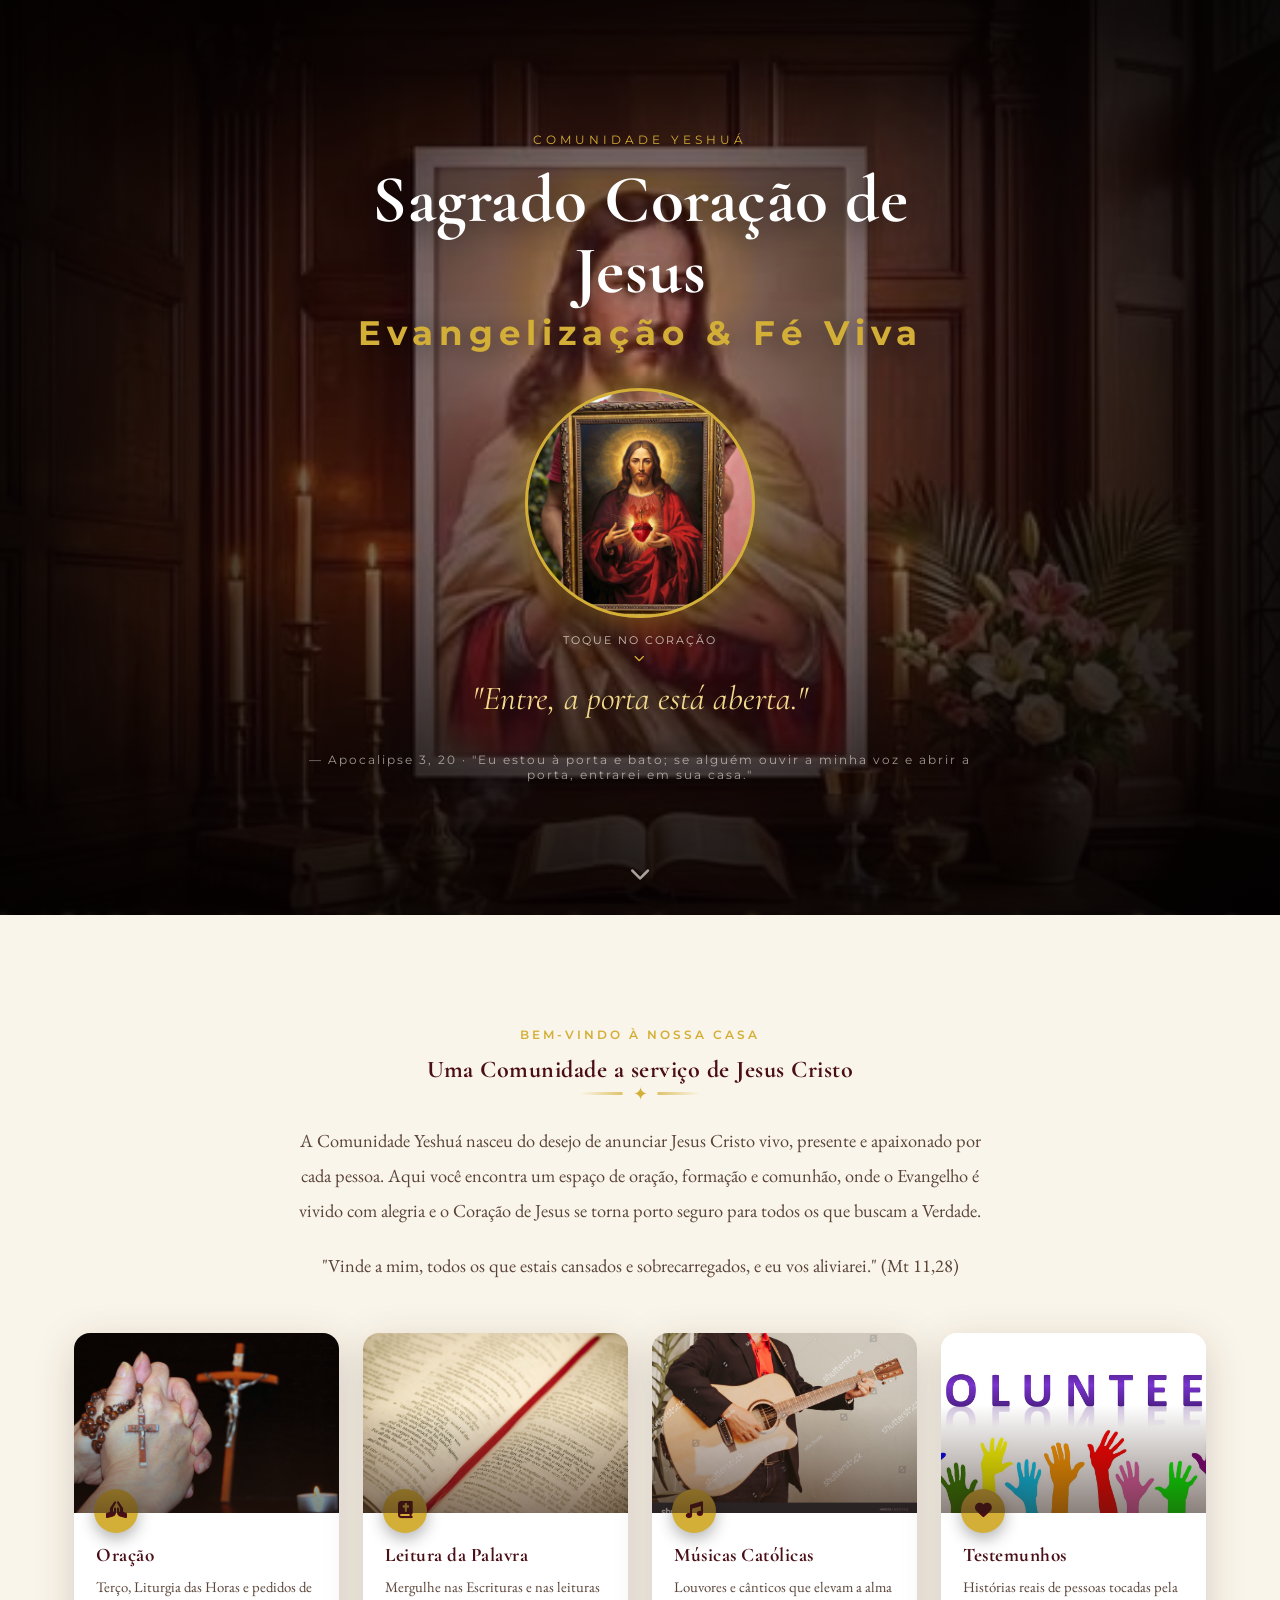
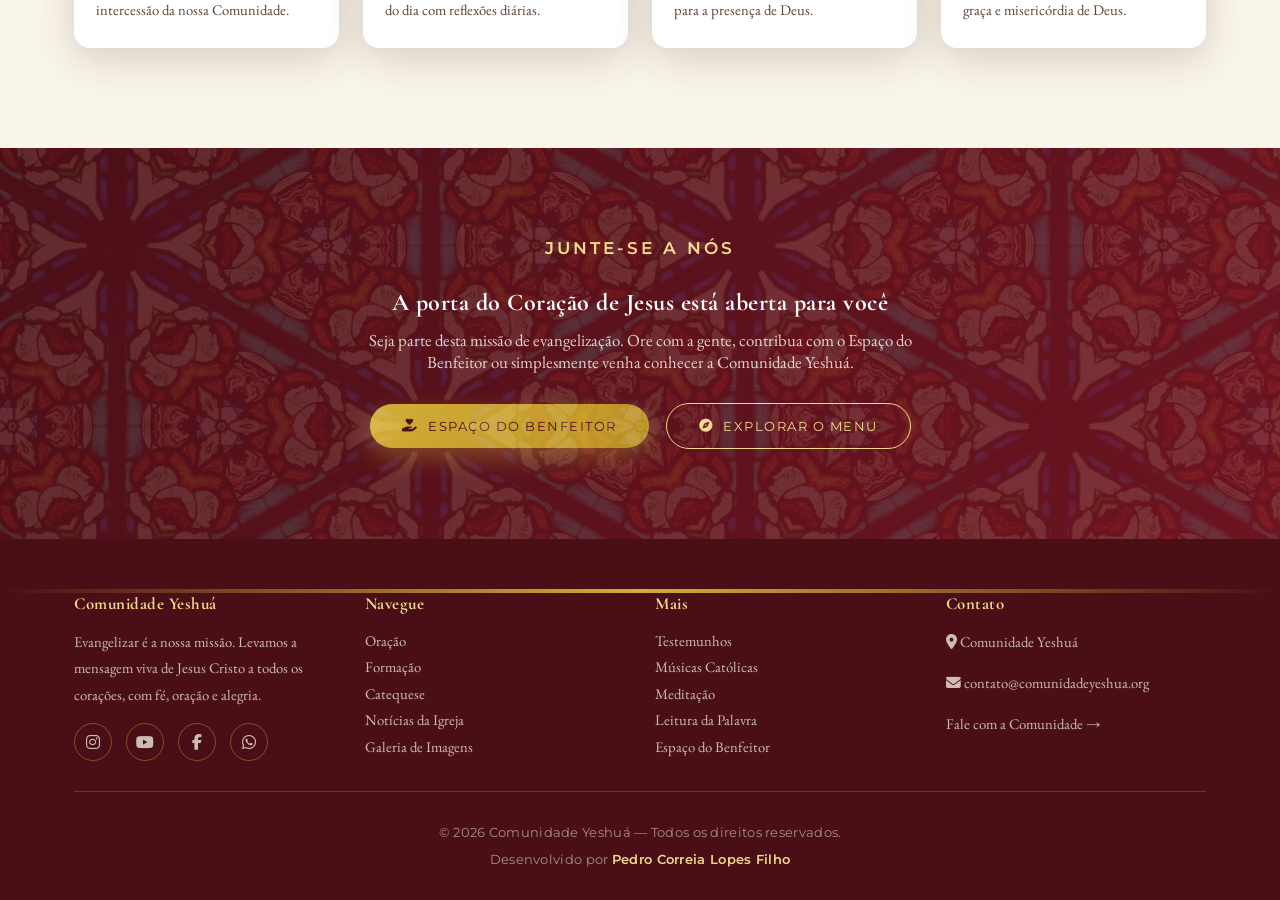
<file: index.html>
<!DOCTYPE html>
<html lang="pt-BR">
<head>
<meta charset="UTF-8">
<meta name="viewport" content="width=device-width, initial-scale=1.0">
<title>Comunidade Yeshuá — Entre, a porta está aberta</title>
<meta name="description" content="Comunidade Yeshuá: um espaço de evangelização, oração, formação e encontro com o Coração de Jesus. Entre, a porta está aberta.">

<link rel="preconnect" href="https://fonts.googleapis.com">
<link href="https://fonts.googleapis.com/css2?family=Cormorant+Garamond:ital,wght@0,400;0,500;0,600;1,500&family=EB+Garamond:ital,wght@0,400;0,500;1,400&family=Montserrat:wght@400;500;600;700&display=swap" rel="stylesheet">
<link rel="stylesheet" href="https://cdn.jsdelivr.net/npm/@fortawesome/fontawesome-free@6.4.0/css/all.min.css">
<link rel="stylesheet" href="css/style.css">
<link rel="stylesheet" href="css/home.css">
</head>
<body>

<!-- ============ HERO: Coração de Jesus ============ -->
<section class="hero-home" id="hero">
  <div class="hero-bg"></div>
  <div class="hero-overlay"></div>
  <div class="hero-vignette"></div>
  <div class="particles" id="particles"></div>

  <div class="hero-content">
    <p class="hero-crown">Comunidade Yeshuá</p>
    <h1 class="hero-brand">Sagrado Coração de Jesus<span>Evangelização &amp; Fé Viva</span></h1>

    <div class="heart-wrapper" id="heart-trigger" role="button" tabindex="0" aria-label="Clique no coração para abrir o menu">
      <div class="heart-glow"></div>
      <div class="heart-ring"></div>
      <div class="heart-img"></div>
      <div class="heart-hint">Toque no Coração<i class="fa-solid fa-chevron-down"></i></div>
    </div>

    <p class="hero-message">"Entre, a porta está aberta."</p>
    <p class="hero-verse">— Apocalipse 3, 20 · "Eu estou à porta e bato; se alguém ouvir a minha voz e abrir a porta, entrarei em sua casa."</p>
  </div>

  <div class="scroll-cue"><i class="fa-solid fa-chevron-down"></i></div>
</section>

<!-- ============ MENU OVERLAY (compartilhado) ============ -->
<div class="nav-overlay" id="nav-overlay">
  <button class="nav-close" id="nav-close" aria-label="Fechar menu"><i class="fa-solid fa-xmark"></i></button>
  <div class="nav-overlay-inner">
    <p class="nav-title">Comunidade Yeshuá</p>
    <h2 class="nav-title-main">Para onde o Senhor te chama hoje?</h2>
    <nav class="nav-grid" aria-label="Menu principal">
      <a class="nav-card" href="oracao.html"><i class="fa-solid fa-hands-praying"></i><span>Oração</span><small>Peça, agradeça, intercede</small></a>
      <a class="nav-card" href="leitura-da-palavra.html"><i class="fa-solid fa-book-bible"></i><span>Leitura da Palavra</span><small>A Bíblia e a Liturgia diária</small></a>
      <a class="nav-card" href="meditacao.html"><i class="fa-solid fa-dove"></i><span>Meditação</span><small>Silêncio e presença de Deus</small></a>
      <a class="nav-card" href="formacao.html"><i class="fa-solid fa-graduation-cap"></i><span>Formação</span><small>Cursos e estudos da fé</small></a>
      <a class="nav-card" href="catequese.html"><i class="fa-solid fa-cross"></i><span>Catequese</span><small>Crianças, jovens e adultos</small></a>
      <a class="nav-card" href="musicas.html"><i class="fa-solid fa-music"></i><span>Músicas Católicas</span><small>Louvor e adoração</small></a>
      <a class="nav-card" href="noticias.html"><i class="fa-solid fa-newspaper"></i><span>Notícias da Igreja</span><small>Igreja Católica e o Papa</small></a>
      <a class="nav-card" href="galeria.html"><i class="fa-solid fa-images"></i><span>Galeria de Imagens</span><small>Momentos da Comunidade</small></a>
      <a class="nav-card" href="testemunhos.html"><i class="fa-solid fa-heart"></i><span>Testemunhos</span><small>Histórias de graça e fé</small></a>
      <a class="nav-card" href="benfeitor.html"><i class="fa-solid fa-hand-holding-heart"></i><span>Espaço do Benfeitor</span><small>Ajude esta missão</small></a>
      <a class="nav-card" href="sobre.html"><i class="fa-solid fa-church"></i><span>Sobre Nós</span><small>Quem somos e nossa missão</small></a>
      <a class="nav-card" href="contato.html"><i class="fa-solid fa-envelope-open-text"></i><span>Contato</span><small>Fale com a Comunidade</small></a>
    </nav>
  </div>
</div>

<!-- ============ BOAS-VINDAS ============ -->
<section class="welcome-section" id="welcome">
  <div class="container">
    <p class="eyebrow">Bem-vindo à nossa casa</p>
    <h2 class="section-title">Uma Comunidade a serviço de Jesus Cristo</h2>
    <div class="divider"></div>
    <p class="lead">A Comunidade Yeshuá nasceu do desejo de anunciar Jesus Cristo vivo, presente e apaixonado por cada pessoa. Aqui você encontra um espaço de oração, formação e comunhão, onde o Evangelho é vivido com alegria e o Coração de Jesus se torna porto seguro para todos os que buscam a Verdade.</p>
    <p class="lead">"Vinde a mim, todos os que estais cansados e sobrecarregados, e eu vos aliviarei." (Mt 11,28)</p>

    <div class="teaser-grid">
      <a class="teaser-card reveal" href="oracao.html">
        <div class="teaser-img" style="background-image:url('images/rosary-hands.jpg');">
          <span class="teaser-icon"><i class="fa-solid fa-hands-praying"></i></span>
        </div>
        <div class="teaser-body">
          <h3>Oração</h3>
          <p>Terço, Liturgia das Horas e pedidos de intercessão da nossa Comunidade.</p>
        </div>
      </a>
      <a class="teaser-card reveal" href="leitura-da-palavra.html">
        <div class="teaser-img" style="background-image:url('images/bible-open.jpg');">
          <span class="teaser-icon"><i class="fa-solid fa-book-bible"></i></span>
        </div>
        <div class="teaser-body">
          <h3>Leitura da Palavra</h3>
          <p>Mergulhe nas Escrituras e nas leituras do dia com reflexões diárias.</p>
        </div>
      </a>
      <a class="teaser-card reveal" href="musicas.html">
        <div class="teaser-img" style="background-image:url('images/guitar-worship.jpg');">
          <span class="teaser-icon"><i class="fa-solid fa-music"></i></span>
        </div>
        <div class="teaser-body">
          <h3>Músicas Católicas</h3>
          <p>Louvores e cânticos que elevam a alma para a presença de Deus.</p>
        </div>
      </a>
      <a class="teaser-card reveal" href="testemunhos.html">
        <div class="teaser-img" style="background-image:url('images/helping-hands.jpg');">
          <span class="teaser-icon"><i class="fa-solid fa-heart"></i></span>
        </div>
        <div class="teaser-body">
          <h3>Testemunhos</h3>
          <p>Histórias reais de pessoas tocadas pela graça e misericórdia de Deus.</p>
        </div>
      </a>
    </div>
  </div>
</section>

<!-- ============ CHAMADA PARA AÇÃO ============ -->
<section class="cta-band">
  <div class="container">
    <p class="eyebrow" style="color:#f3d98b;">Junte-se a nós</p>
    <h2>A porta do Coração de Jesus está aberta para você</h2>
    <p>Seja parte desta missão de evangelização. Ore com a gente, contribua com o Espaço do Benfeitor ou simplesmente venha conhecer a Comunidade Yeshuá.</p>
    <a href="benfeitor.html" class="btn btn-primary"><i class="fa-solid fa-hand-holding-heart"></i> Espaço do Benfeitor</a>
    <a href="#" class="btn btn-outline" style="border-color:#f3d98b;color:#f3d98b;margin-left:14px;" data-menu-open><i class="fa-solid fa-compass"></i> Explorar o Menu</a>
  </div>
</section>

<!-- ============ RODAPÉ ============ -->
<footer class="site-footer">
  <div class="container">
    <div class="footer-grid">
      <div>
        <h4>Comunidade Yeshuá</h4>
        <p>Evangelizar é a nossa missão. Levamos a mensagem viva de Jesus Cristo a todos os corações, com fé, oração e alegria.</p>
        <div class="footer-social">
          <a href="#" aria-label="Instagram"><i class="fa-brands fa-instagram"></i></a>
          <a href="#" aria-label="YouTube"><i class="fa-brands fa-youtube"></i></a>
          <a href="#" aria-label="Facebook"><i class="fa-brands fa-facebook-f"></i></a>
          <a href="#" aria-label="WhatsApp"><i class="fa-brands fa-whatsapp"></i></a>
        </div>
      </div>
      <div>
        <h4>Navegue</h4>
        <a href="oracao.html">Oração</a>
        <a href="formacao.html">Formação</a>
        <a href="catequese.html">Catequese</a>
        <a href="noticias.html">Notícias da Igreja</a>
        <a href="galeria.html">Galeria de Imagens</a>
      </div>
      <div>
        <h4>Mais</h4>
        <a href="testemunhos.html">Testemunhos</a>
        <a href="musicas.html">Músicas Católicas</a>
        <a href="meditacao.html">Meditação</a>
        <a href="leitura-da-palavra.html">Leitura da Palavra</a>
        <a href="benfeitor.html">Espaço do Benfeitor</a>
      </div>
      <div>
        <h4>Contato</h4>
        <p><i class="fa-solid fa-location-dot"></i> Comunidade Yeshuá</p>
        <p><i class="fa-solid fa-envelope"></i> contato@comunidadeyeshua.org</p>
        <a href="contato.html">Fale com a Comunidade →</a>
      </div>
    </div>
    <div class="footer-bottom">
      <p>&copy; <span id="current-year"></span> Comunidade Yeshuá — Todos os direitos reservados.</p>
      <p>Desenvolvido por <strong>Pedro Correia Lopes Filho</strong></p>
    </div>
  </div>
</footer>

<script src="js/main.js"></script>
<script src="js/home.js"></script>
</body>
</html>
</file>
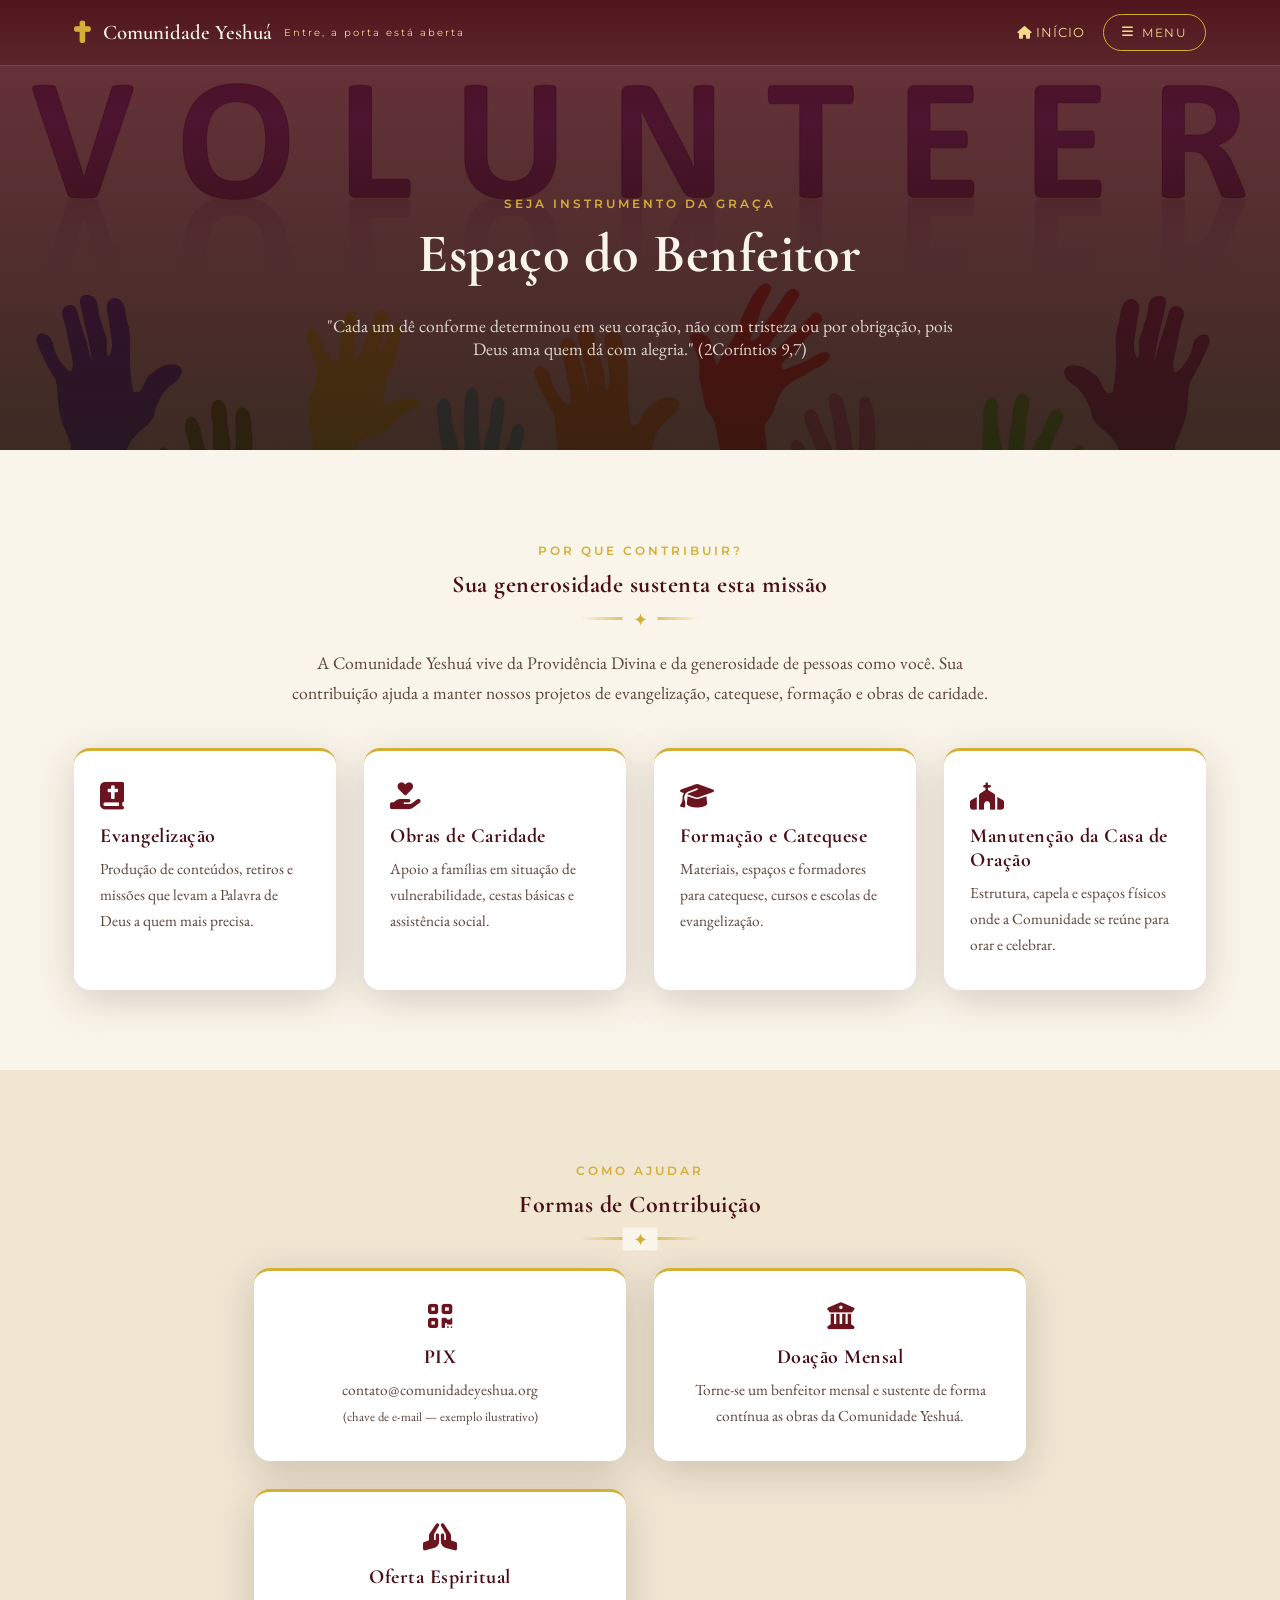
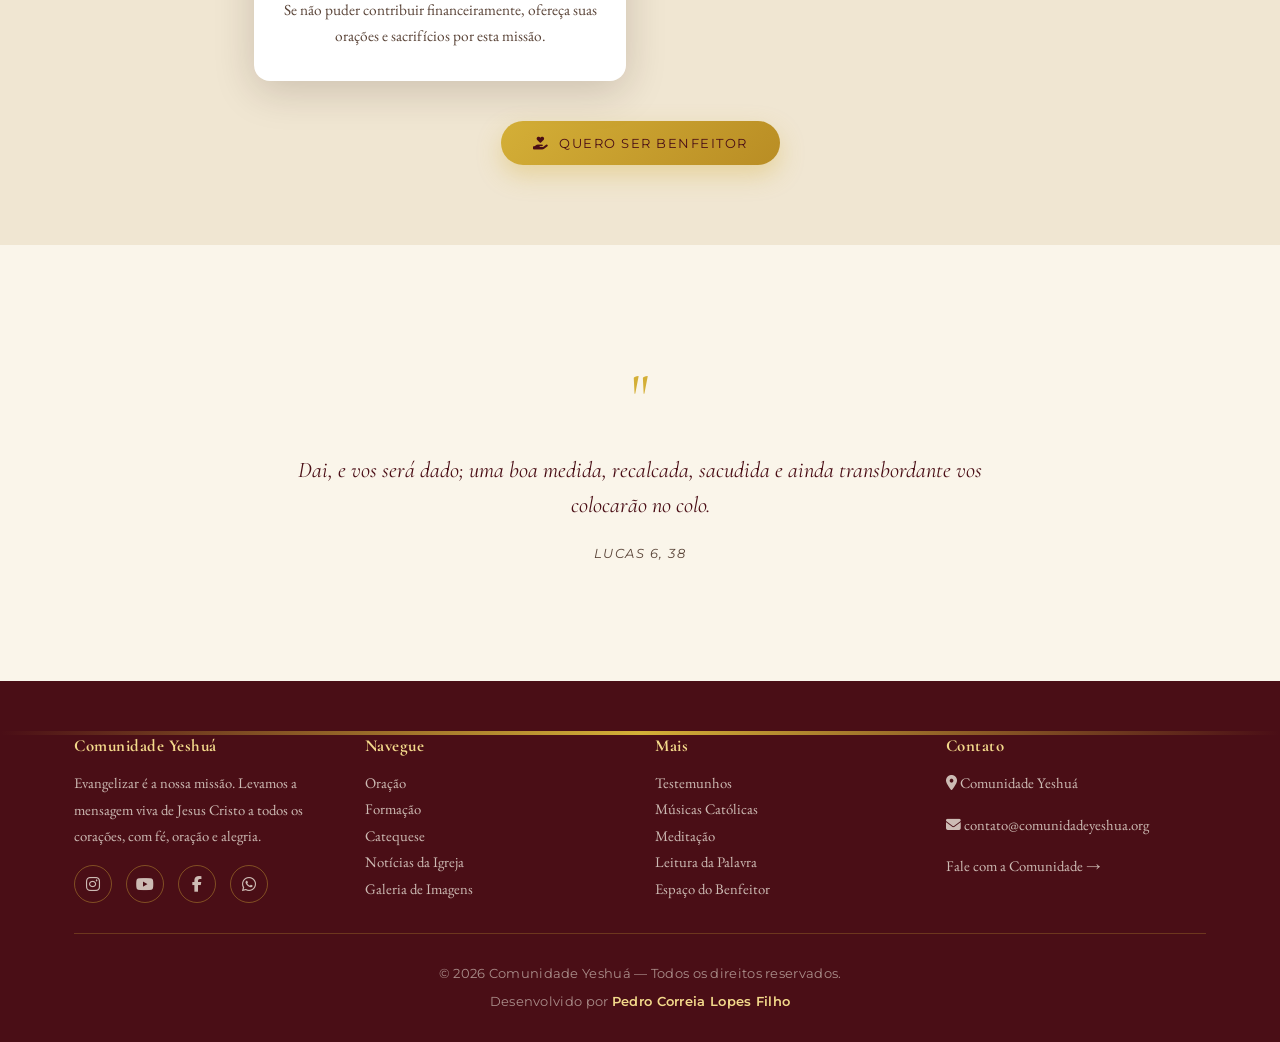
<file: benfeitor.html>
<!DOCTYPE html>
<html lang="pt-BR">
<head>
<meta charset="UTF-8">
<meta name="viewport" content="width=device-width, initial-scale=1.0">
<title>Espaço do Benfeitor — Comunidade Yeshuá</title>
<meta name="description" content="Ajude a Comunidade Yeshuá a evangelizar. Seja um benfeitor e contribua com esta missão.">
<link rel="preconnect" href="https://fonts.googleapis.com">
<link href="https://fonts.googleapis.com/css2?family=Cormorant+Garamond:ital,wght@0,400;0,500;0,600;1,500&family=EB+Garamond:ital,wght@0,400;0,500;1,400&family=Montserrat:wght@400;500;600;700&display=swap" rel="stylesheet">
<link rel="stylesheet" href="https://cdn.jsdelivr.net/npm/@fortawesome/fontawesome-free@6.4.0/css/all.min.css">
<link rel="stylesheet" href="css/style.css">
</head>
<body>

<header class="site-header">
  <div class="container">
    <a href="index.html" class="brand"><i class="fa-solid fa-cross brand-cross"></i> Comunidade Yeshuá<small>Entre, a porta está aberta</small></a>
    <div class="header-actions">
      <a href="index.html" class="home-link"><i class="fa-solid fa-house"></i> Início</a>
      <button class="menu-toggle" data-menu-open><i class="fa-solid fa-bars"></i> Menu</button>
    </div>
  </div>
</header>

<div class="nav-overlay" id="nav-overlay">
  <button class="nav-close" id="nav-close" aria-label="Fechar menu"><i class="fa-solid fa-xmark"></i></button>
  <div class="nav-overlay-inner">
    <p class="nav-title">Comunidade Yeshuá</p>
    <h2 class="nav-title-main">Para onde o Senhor te chama hoje?</h2>
    <nav class="nav-grid" aria-label="Menu principal">
      <a class="nav-card" href="oracao.html"><i class="fa-solid fa-hands-praying"></i><span>Oração</span><small>Peça, agradeça, intercede</small></a>
      <a class="nav-card" href="leitura-da-palavra.html"><i class="fa-solid fa-book-bible"></i><span>Leitura da Palavra</span><small>A Bíblia e a Liturgia diária</small></a>
      <a class="nav-card" href="meditacao.html"><i class="fa-solid fa-dove"></i><span>Meditação</span><small>Silêncio e presença de Deus</small></a>
      <a class="nav-card" href="formacao.html"><i class="fa-solid fa-graduation-cap"></i><span>Formação</span><small>Cursos e estudos da fé</small></a>
      <a class="nav-card" href="catequese.html"><i class="fa-solid fa-cross"></i><span>Catequese</span><small>Crianças, jovens e adultos</small></a>
      <a class="nav-card" href="musicas.html"><i class="fa-solid fa-music"></i><span>Músicas Católicas</span><small>Louvor e adoração</small></a>
      <a class="nav-card" href="noticias.html"><i class="fa-solid fa-newspaper"></i><span>Notícias da Igreja</span><small>Igreja Católica e o Papa</small></a>
      <a class="nav-card" href="galeria.html"><i class="fa-solid fa-images"></i><span>Galeria de Imagens</span><small>Momentos da Comunidade</small></a>
      <a class="nav-card" href="testemunhos.html"><i class="fa-solid fa-heart"></i><span>Testemunhos</span><small>Histórias de graça e fé</small></a>
      <a class="nav-card" href="benfeitor.html"><i class="fa-solid fa-hand-holding-heart"></i><span>Espaço do Benfeitor</span><small>Ajude esta missão</small></a>
      <a class="nav-card" href="sobre.html"><i class="fa-solid fa-church"></i><span>Sobre Nós</span><small>Quem somos e nossa missão</small></a>
      <a class="nav-card" href="contato.html"><i class="fa-solid fa-envelope-open-text"></i><span>Contato</span><small>Fale com a Comunidade</small></a>
    </nav>
  </div>
</div>

<section class="page-hero" style="background-image:url('images/helping-hands.jpg');">
  <div class="container page-hero-content">
    <span class="eyebrow">Seja Instrumento da Graça</span>
    <h1>Espaço do Benfeitor</h1>
    <p>"Cada um dê conforme determinou em seu coração, não com tristeza ou por obrigação, pois Deus ama quem dá com alegria." (2Coríntios 9,7)</p>
  </div>
</section>

<section>
  <div class="container">
    <p class="eyebrow text-center" style="display:block;">Por que contribuir?</p>
    <h2 class="section-title text-center">Sua generosidade sustenta esta missão</h2>
    <div class="divider"></div>
    <p class="section-lead">A Comunidade Yeshuá vive da Providência Divina e da generosidade de pessoas como você. Sua contribuição ajuda a manter nossos projetos de evangelização, catequese, formação e obras de caridade.</p>

    <div class="card-grid">
      <div class="info-card reveal">
        <i class="fa-solid fa-book-bible"></i>
        <h3>Evangelização</h3>
        <p>Produção de conteúdos, retiros e missões que levam a Palavra de Deus a quem mais precisa.</p>
      </div>
      <div class="info-card reveal">
        <i class="fa-solid fa-hand-holding-heart"></i>
        <h3>Obras de Caridade</h3>
        <p>Apoio a famílias em situação de vulnerabilidade, cestas básicas e assistência social.</p>
      </div>
      <div class="info-card reveal">
        <i class="fa-solid fa-graduation-cap"></i>
        <h3>Formação e Catequese</h3>
        <p>Materiais, espaços e formadores para catequese, cursos e escolas de evangelização.</p>
      </div>
      <div class="info-card reveal">
        <i class="fa-solid fa-church"></i>
        <h3>Manutenção da Casa de Oração</h3>
        <p>Estrutura, capela e espaços físicos onde a Comunidade se reúne para orar e celebrar.</p>
      </div>
    </div>
  </div>
</section>

<section class="alt-bg">
  <div class="container" style="max-width:820px;">
    <p class="eyebrow text-center" style="display:block;">Como ajudar</p>
    <h2 class="section-title text-center">Formas de Contribuição</h2>
    <div class="divider"></div>

    <div class="card-grid reveal" style="margin-top:10px;">
      <div class="info-card" style="text-align:center;">
        <i class="fa-solid fa-qrcode"></i>
        <h3>PIX</h3>
        <p>contato@comunidadeyeshua.org<br><small style="color:var(--color-ink-soft);">(chave de e-mail — exemplo ilustrativo)</small></p>
      </div>
      <div class="info-card" style="text-align:center;">
        <i class="fa-solid fa-building-columns"></i>
        <h3>Doação Mensal</h3>
        <p>Torne-se um benfeitor mensal e sustente de forma contínua as obras da Comunidade Yeshuá.</p>
      </div>
      <div class="info-card" style="text-align:center;">
        <i class="fa-solid fa-hands-praying"></i>
        <h3>Oferta Espiritual</h3>
        <p>Se não puder contribuir financeiramente, ofereça suas orações e sacrifícios por esta missão.</p>
      </div>
    </div>

    <div class="text-center mt-40">
      <a href="contato.html" class="btn btn-primary"><i class="fa-solid fa-hand-holding-heart"></i> Quero ser Benfeitor</a>
    </div>
  </div>
</section>

<section>
  <div class="container">
    <div class="quote-block reveal">
      <span class="quote-mark">"</span>
      <p>Dai, e vos será dado; uma boa medida, recalcada, sacudida e ainda transbordante vos colocarão no colo.</p>
      <cite>Lucas 6, 38</cite>
    </div>
  </div>
</section>

<footer class="site-footer">
  <div class="container">
    <div class="footer-grid">
      <div>
        <h4>Comunidade Yeshuá</h4>
        <p>Evangelizar é a nossa missão. Levamos a mensagem viva de Jesus Cristo a todos os corações, com fé, oração e alegria.</p>
        <div class="footer-social">
          <a href="#" aria-label="Instagram"><i class="fa-brands fa-instagram"></i></a>
          <a href="#" aria-label="YouTube"><i class="fa-brands fa-youtube"></i></a>
          <a href="#" aria-label="Facebook"><i class="fa-brands fa-facebook-f"></i></a>
          <a href="#" aria-label="WhatsApp"><i class="fa-brands fa-whatsapp"></i></a>
        </div>
      </div>
      <div>
        <h4>Navegue</h4>
        <a href="oracao.html">Oração</a>
        <a href="formacao.html">Formação</a>
        <a href="catequese.html">Catequese</a>
        <a href="noticias.html">Notícias da Igreja</a>
        <a href="galeria.html">Galeria de Imagens</a>
      </div>
      <div>
        <h4>Mais</h4>
        <a href="testemunhos.html">Testemunhos</a>
        <a href="musicas.html">Músicas Católicas</a>
        <a href="meditacao.html">Meditação</a>
        <a href="leitura-da-palavra.html">Leitura da Palavra</a>
        <a href="benfeitor.html">Espaço do Benfeitor</a>
      </div>
      <div>
        <h4>Contato</h4>
        <p><i class="fa-solid fa-location-dot"></i> Comunidade Yeshuá</p>
        <p><i class="fa-solid fa-envelope"></i> contato@comunidadeyeshua.org</p>
        <a href="contato.html">Fale com a Comunidade →</a>
      </div>
    </div>
    <div class="footer-bottom">
      <p>&copy; <span id="current-year"></span> Comunidade Yeshuá — Todos os direitos reservados.</p>
      <p>Desenvolvido por <strong>Pedro Correia Lopes Filho</strong></p>
    </div>
  </div>
</footer>

<script src="js/main.js"></script>
</body>
</html>
</file>
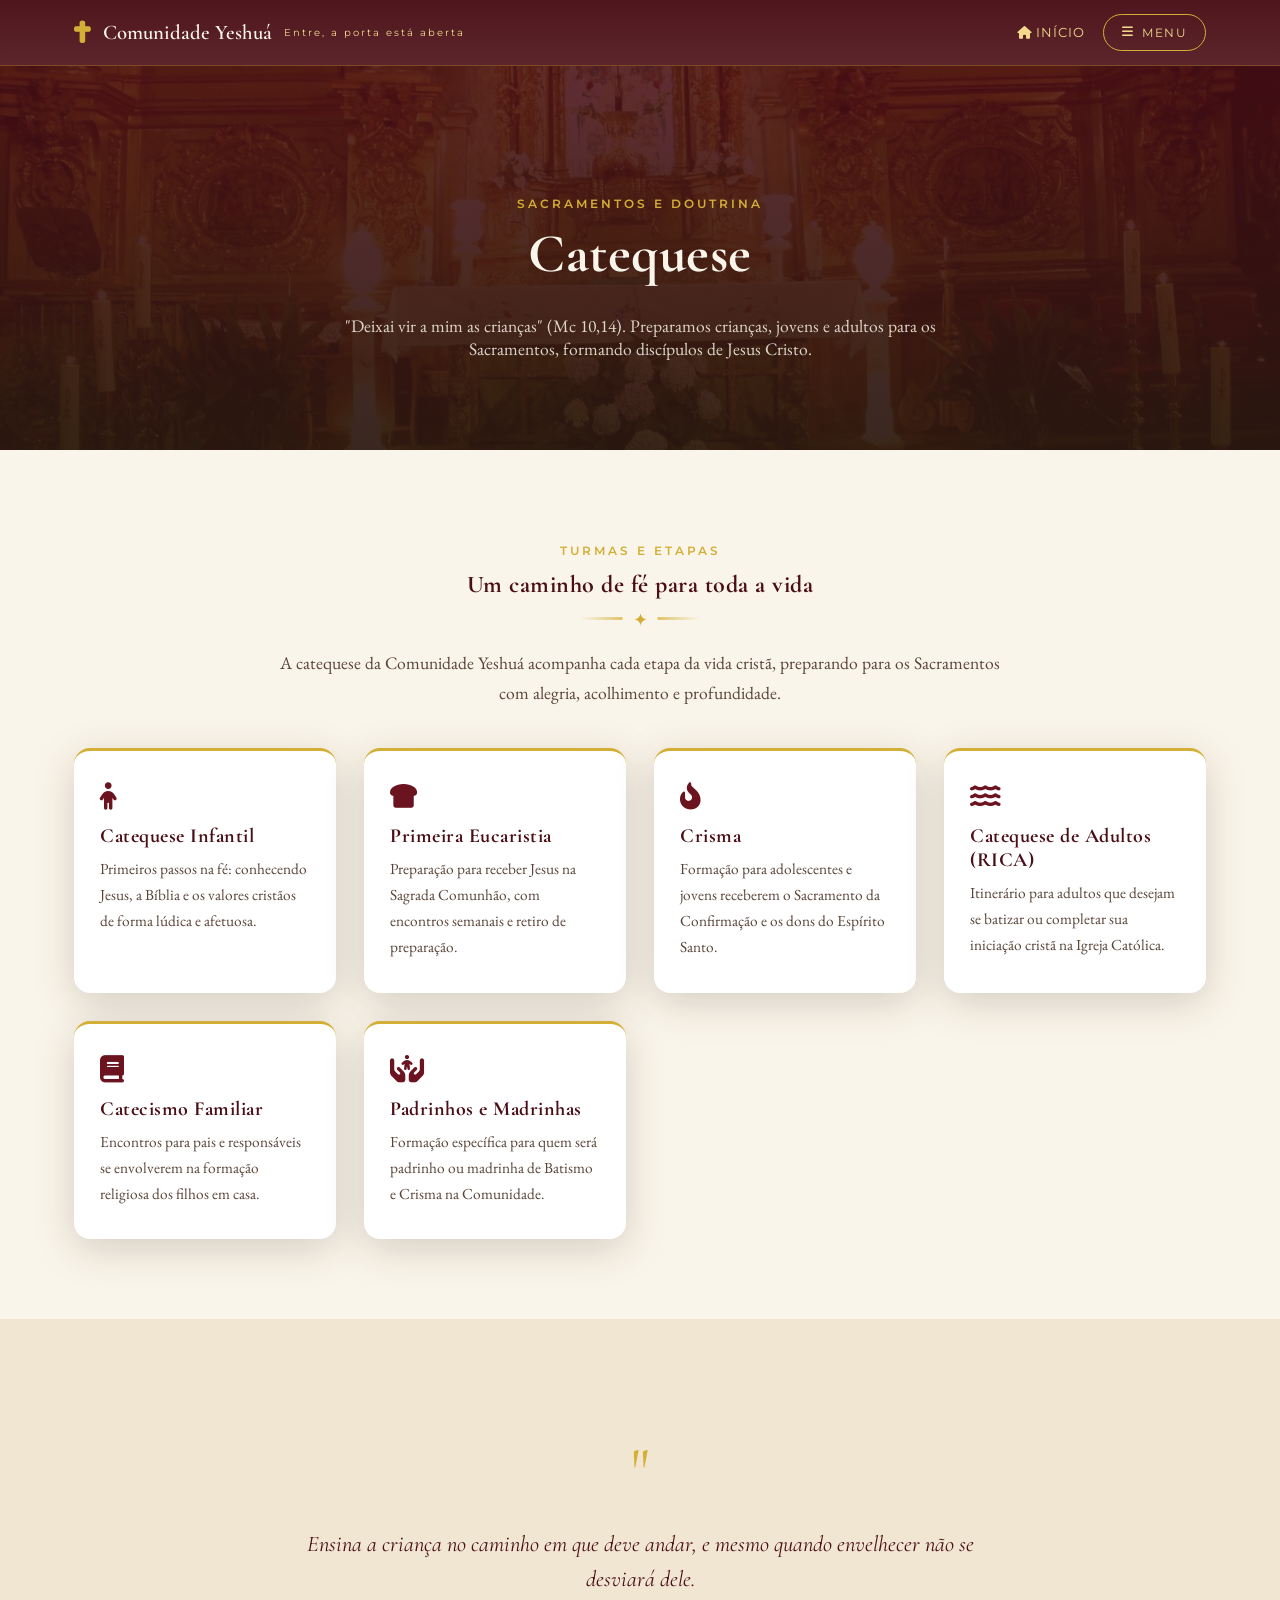
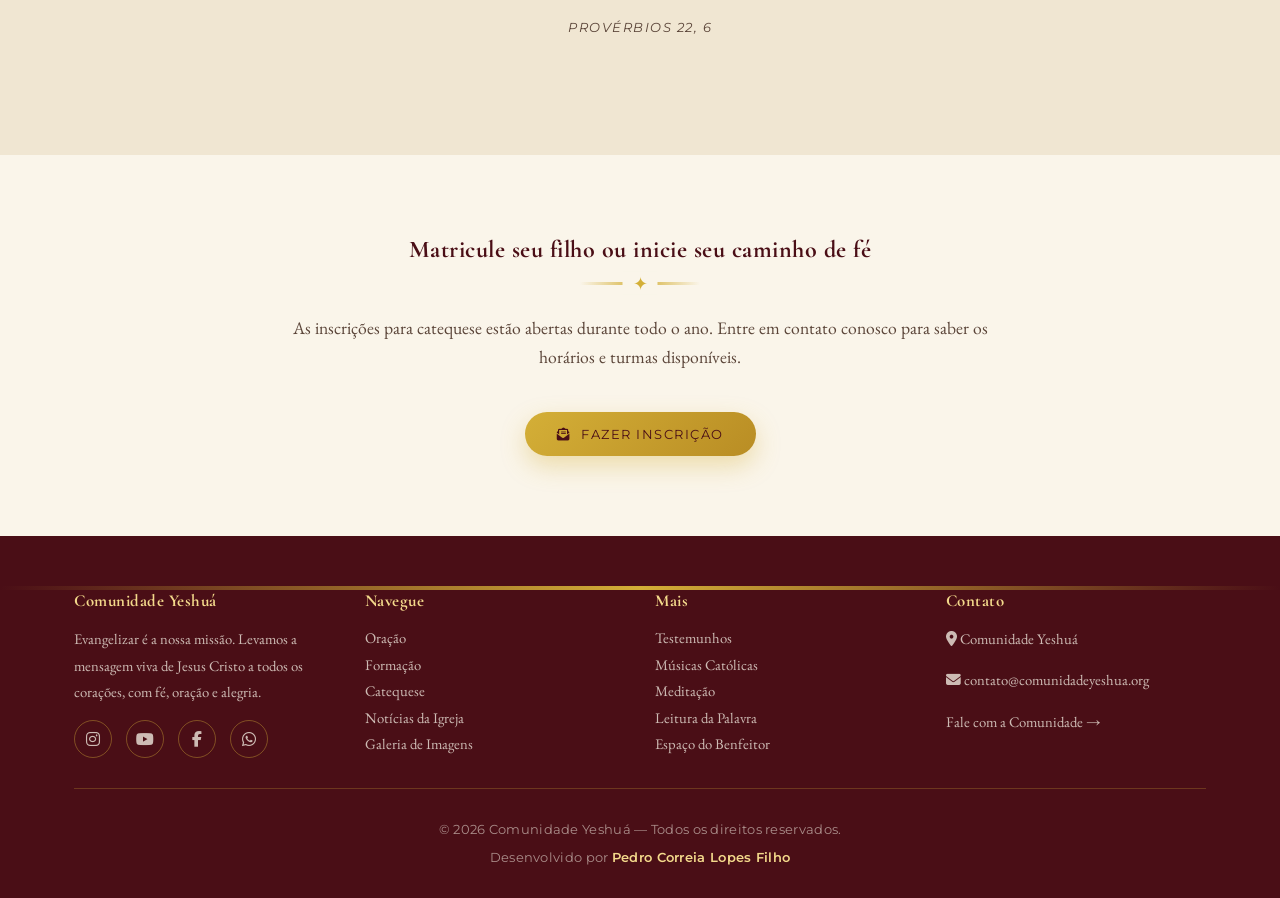
<file: catequese.html>
<!DOCTYPE html>
<html lang="pt-BR">
<head>
<meta charset="UTF-8">
<meta name="viewport" content="width=device-width, initial-scale=1.0">
<title>Catequese — Comunidade Yeshuá</title>
<meta name="description" content="Catequese para crianças, jovens e adultos na Comunidade Yeshuá: preparação para os Sacramentos.">
<link rel="preconnect" href="https://fonts.googleapis.com">
<link href="https://fonts.googleapis.com/css2?family=Cormorant+Garamond:ital,wght@0,400;0,500;0,600;1,500&family=EB+Garamond:ital,wght@0,400;0,500;1,400&family=Montserrat:wght@400;500;600;700&display=swap" rel="stylesheet">
<link rel="stylesheet" href="https://cdn.jsdelivr.net/npm/@fortawesome/fontawesome-free@6.4.0/css/all.min.css">
<link rel="stylesheet" href="css/style.css">
</head>
<body>

<header class="site-header">
  <div class="container">
    <a href="index.html" class="brand"><i class="fa-solid fa-cross brand-cross"></i> Comunidade Yeshuá<small>Entre, a porta está aberta</small></a>
    <div class="header-actions">
      <a href="index.html" class="home-link"><i class="fa-solid fa-house"></i> Início</a>
      <button class="menu-toggle" data-menu-open><i class="fa-solid fa-bars"></i> Menu</button>
    </div>
  </div>
</header>

<div class="nav-overlay" id="nav-overlay">
  <button class="nav-close" id="nav-close" aria-label="Fechar menu"><i class="fa-solid fa-xmark"></i></button>
  <div class="nav-overlay-inner">
    <p class="nav-title">Comunidade Yeshuá</p>
    <h2 class="nav-title-main">Para onde o Senhor te chama hoje?</h2>
    <nav class="nav-grid" aria-label="Menu principal">
      <a class="nav-card" href="oracao.html"><i class="fa-solid fa-hands-praying"></i><span>Oração</span><small>Peça, agradeça, intercede</small></a>
      <a class="nav-card" href="leitura-da-palavra.html"><i class="fa-solid fa-book-bible"></i><span>Leitura da Palavra</span><small>A Bíblia e a Liturgia diária</small></a>
      <a class="nav-card" href="meditacao.html"><i class="fa-solid fa-dove"></i><span>Meditação</span><small>Silêncio e presença de Deus</small></a>
      <a class="nav-card" href="formacao.html"><i class="fa-solid fa-graduation-cap"></i><span>Formação</span><small>Cursos e estudos da fé</small></a>
      <a class="nav-card" href="catequese.html"><i class="fa-solid fa-cross"></i><span>Catequese</span><small>Crianças, jovens e adultos</small></a>
      <a class="nav-card" href="musicas.html"><i class="fa-solid fa-music"></i><span>Músicas Católicas</span><small>Louvor e adoração</small></a>
      <a class="nav-card" href="noticias.html"><i class="fa-solid fa-newspaper"></i><span>Notícias da Igreja</span><small>Igreja Católica e o Papa</small></a>
      <a class="nav-card" href="galeria.html"><i class="fa-solid fa-images"></i><span>Galeria de Imagens</span><small>Momentos da Comunidade</small></a>
      <a class="nav-card" href="testemunhos.html"><i class="fa-solid fa-heart"></i><span>Testemunhos</span><small>Histórias de graça e fé</small></a>
      <a class="nav-card" href="benfeitor.html"><i class="fa-solid fa-hand-holding-heart"></i><span>Espaço do Benfeitor</span><small>Ajude esta missão</small></a>
      <a class="nav-card" href="sobre.html"><i class="fa-solid fa-church"></i><span>Sobre Nós</span><small>Quem somos e nossa missão</small></a>
      <a class="nav-card" href="contato.html"><i class="fa-solid fa-envelope-open-text"></i><span>Contato</span><small>Fale com a Comunidade</small></a>
    </nav>
  </div>
</div>

<section class="page-hero" style="background-image:url('images/altar-general.jpg');">
  <div class="container page-hero-content">
    <span class="eyebrow">Sacramentos e Doutrina</span>
    <h1>Catequese</h1>
    <p>"Deixai vir a mim as crianças" (Mc 10,14). Preparamos crianças, jovens e adultos para os Sacramentos, formando discípulos de Jesus Cristo.</p>
  </div>
</section>

<section>
  <div class="container">
    <p class="eyebrow text-center" style="display:block;">Turmas e Etapas</p>
    <h2 class="section-title text-center">Um caminho de fé para toda a vida</h2>
    <div class="divider"></div>
    <p class="section-lead">A catequese da Comunidade Yeshuá acompanha cada etapa da vida cristã, preparando para os Sacramentos com alegria, acolhimento e profundidade.</p>

    <div class="card-grid">
      <div class="info-card reveal">
        <i class="fa-solid fa-child"></i>
        <h3>Catequese Infantil</h3>
        <p>Primeiros passos na fé: conhecendo Jesus, a Bíblia e os valores cristãos de forma lúdica e afetuosa.</p>
      </div>
      <div class="info-card reveal">
        <i class="fa-solid fa-bread-slice"></i>
        <h3>Primeira Eucaristia</h3>
        <p>Preparação para receber Jesus na Sagrada Comunhão, com encontros semanais e retiro de preparação.</p>
      </div>
      <div class="info-card reveal">
        <i class="fa-solid fa-fire-flame-curved"></i>
        <h3>Crisma</h3>
        <p>Formação para adolescentes e jovens receberem o Sacramento da Confirmação e os dons do Espírito Santo.</p>
      </div>
      <div class="info-card reveal">
        <i class="fa-solid fa-water"></i>
        <h3>Catequese de Adultos (RICA)</h3>
        <p>Itinerário para adultos que desejam se batizar ou completar sua iniciação cristã na Igreja Católica.</p>
      </div>
      <div class="info-card reveal">
        <i class="fa-solid fa-book"></i>
        <h3>Catecismo Familiar</h3>
        <p>Encontros para pais e responsáveis se envolverem na formação religiosa dos filhos em casa.</p>
      </div>
      <div class="info-card reveal">
        <i class="fa-solid fa-hands-holding-child"></i>
        <h3>Padrinhos e Madrinhas</h3>
        <p>Formação específica para quem será padrinho ou madrinha de Batismo e Crisma na Comunidade.</p>
      </div>
    </div>
  </div>
</section>

<section class="alt-bg">
  <div class="container">
    <div class="quote-block reveal">
      <span class="quote-mark">"</span>
      <p>Ensina a criança no caminho em que deve andar, e mesmo quando envelhecer não se desviará dele.</p>
      <cite>Provérbios 22, 6</cite>
    </div>
  </div>
</section>

<section>
  <div class="container text-center">
    <h2>Matricule seu filho ou inicie seu caminho de fé</h2>
    <div class="divider"></div>
    <p class="section-lead">As inscrições para catequese estão abertas durante todo o ano. Entre em contato conosco para saber os horários e turmas disponíveis.</p>
    <a href="contato.html" class="btn btn-primary"><i class="fa-solid fa-envelope-open-text"></i> Fazer Inscrição</a>
  </div>
</section>

<footer class="site-footer">
  <div class="container">
    <div class="footer-grid">
      <div>
        <h4>Comunidade Yeshuá</h4>
        <p>Evangelizar é a nossa missão. Levamos a mensagem viva de Jesus Cristo a todos os corações, com fé, oração e alegria.</p>
        <div class="footer-social">
          <a href="#" aria-label="Instagram"><i class="fa-brands fa-instagram"></i></a>
          <a href="#" aria-label="YouTube"><i class="fa-brands fa-youtube"></i></a>
          <a href="#" aria-label="Facebook"><i class="fa-brands fa-facebook-f"></i></a>
          <a href="#" aria-label="WhatsApp"><i class="fa-brands fa-whatsapp"></i></a>
        </div>
      </div>
      <div>
        <h4>Navegue</h4>
        <a href="oracao.html">Oração</a>
        <a href="formacao.html">Formação</a>
        <a href="catequese.html">Catequese</a>
        <a href="noticias.html">Notícias da Igreja</a>
        <a href="galeria.html">Galeria de Imagens</a>
      </div>
      <div>
        <h4>Mais</h4>
        <a href="testemunhos.html">Testemunhos</a>
        <a href="musicas.html">Músicas Católicas</a>
        <a href="meditacao.html">Meditação</a>
        <a href="leitura-da-palavra.html">Leitura da Palavra</a>
        <a href="benfeitor.html">Espaço do Benfeitor</a>
      </div>
      <div>
        <h4>Contato</h4>
        <p><i class="fa-solid fa-location-dot"></i> Comunidade Yeshuá</p>
        <p><i class="fa-solid fa-envelope"></i> contato@comunidadeyeshua.org</p>
        <a href="contato.html">Fale com a Comunidade →</a>
      </div>
    </div>
    <div class="footer-bottom">
      <p>&copy; <span id="current-year"></span> Comunidade Yeshuá — Todos os direitos reservados.</p>
      <p>Desenvolvido por <strong>Pedro Correia Lopes Filho</strong></p>
    </div>
  </div>
</footer>

<script src="js/main.js"></script>
</body>
</html>
</file>
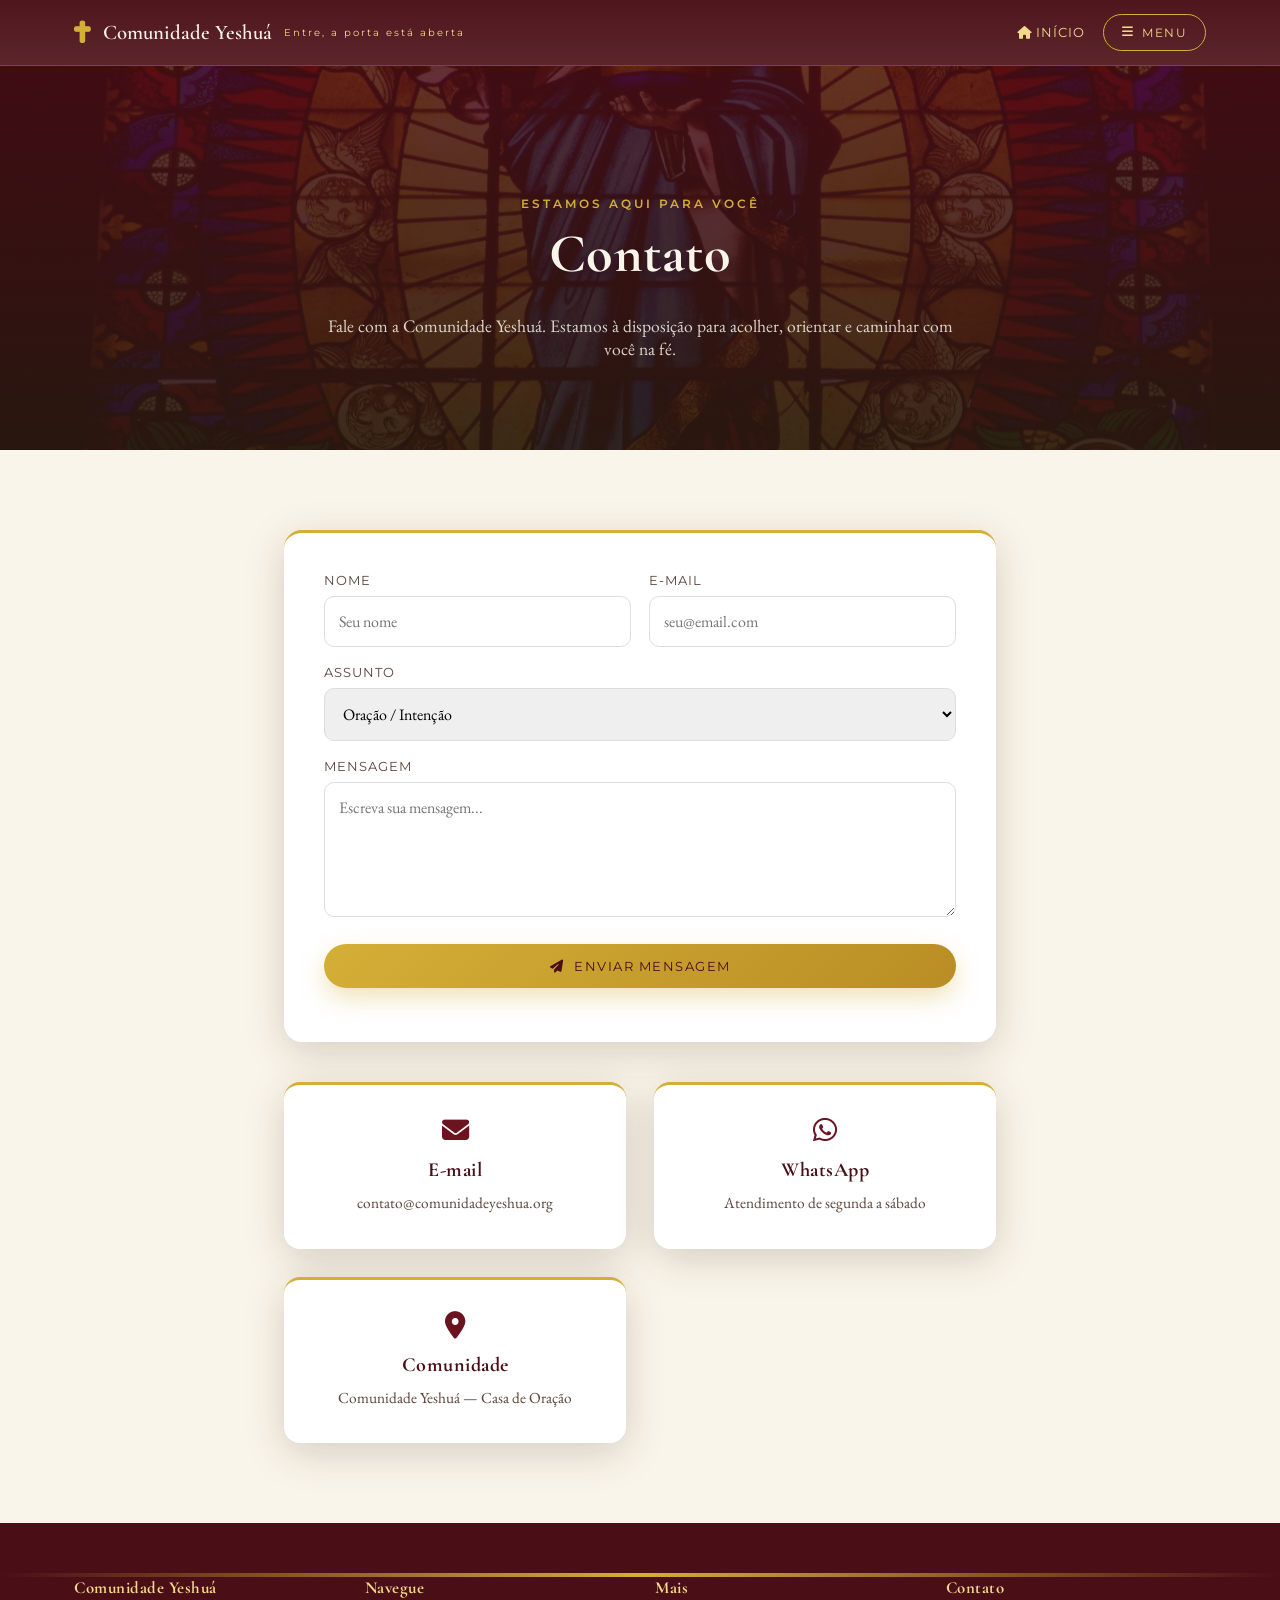
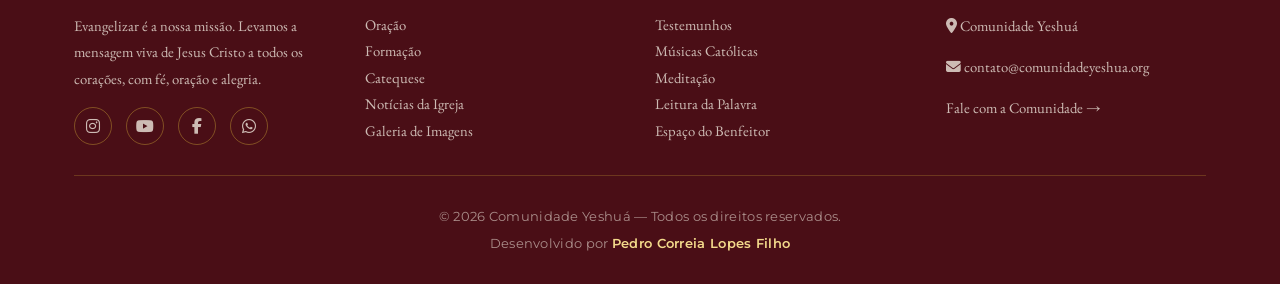
<file: contato.html>
<!DOCTYPE html>
<html lang="pt-BR">
<head>
<meta charset="UTF-8">
<meta name="viewport" content="width=device-width, initial-scale=1.0">
<title>Contato — Comunidade Yeshuá</title>
<meta name="description" content="Entre em contato com a Comunidade Yeshuá.">
<link rel="preconnect" href="https://fonts.googleapis.com">
<link href="https://fonts.googleapis.com/css2?family=Cormorant+Garamond:ital,wght@0,400;0,500;0,600;1,500&family=EB+Garamond:ital,wght@0,400;0,500;1,400&family=Montserrat:wght@400;500;600;700&display=swap" rel="stylesheet">
<link rel="stylesheet" href="https://cdn.jsdelivr.net/npm/@fortawesome/fontawesome-free@6.4.0/css/all.min.css">
<link rel="stylesheet" href="css/style.css">
</head>
<body>

<header class="site-header">
  <div class="container">
    <a href="index.html" class="brand"><i class="fa-solid fa-cross brand-cross"></i> Comunidade Yeshuá<small>Entre, a porta está aberta</small></a>
    <div class="header-actions">
      <a href="index.html" class="home-link"><i class="fa-solid fa-house"></i> Início</a>
      <button class="menu-toggle" data-menu-open><i class="fa-solid fa-bars"></i> Menu</button>
    </div>
  </div>
</header>

<div class="nav-overlay" id="nav-overlay">
  <button class="nav-close" id="nav-close" aria-label="Fechar menu"><i class="fa-solid fa-xmark"></i></button>
  <div class="nav-overlay-inner">
    <p class="nav-title">Comunidade Yeshuá</p>
    <h2 class="nav-title-main">Para onde o Senhor te chama hoje?</h2>
    <nav class="nav-grid" aria-label="Menu principal">
      <a class="nav-card" href="oracao.html"><i class="fa-solid fa-hands-praying"></i><span>Oração</span><small>Peça, agradeça, intercede</small></a>
      <a class="nav-card" href="leitura-da-palavra.html"><i class="fa-solid fa-book-bible"></i><span>Leitura da Palavra</span><small>A Bíblia e a Liturgia diária</small></a>
      <a class="nav-card" href="meditacao.html"><i class="fa-solid fa-dove"></i><span>Meditação</span><small>Silêncio e presença de Deus</small></a>
      <a class="nav-card" href="formacao.html"><i class="fa-solid fa-graduation-cap"></i><span>Formação</span><small>Cursos e estudos da fé</small></a>
      <a class="nav-card" href="catequese.html"><i class="fa-solid fa-cross"></i><span>Catequese</span><small>Crianças, jovens e adultos</small></a>
      <a class="nav-card" href="musicas.html"><i class="fa-solid fa-music"></i><span>Músicas Católicas</span><small>Louvor e adoração</small></a>
      <a class="nav-card" href="noticias.html"><i class="fa-solid fa-newspaper"></i><span>Notícias da Igreja</span><small>Igreja Católica e o Papa</small></a>
      <a class="nav-card" href="galeria.html"><i class="fa-solid fa-images"></i><span>Galeria de Imagens</span><small>Momentos da Comunidade</small></a>
      <a class="nav-card" href="testemunhos.html"><i class="fa-solid fa-heart"></i><span>Testemunhos</span><small>Histórias de graça e fé</small></a>
      <a class="nav-card" href="benfeitor.html"><i class="fa-solid fa-hand-holding-heart"></i><span>Espaço do Benfeitor</span><small>Ajude esta missão</small></a>
      <a class="nav-card" href="sobre.html"><i class="fa-solid fa-church"></i><span>Sobre Nós</span><small>Quem somos e nossa missão</small></a>
      <a class="nav-card" href="contato.html"><i class="fa-solid fa-envelope-open-text"></i><span>Contato</span><small>Fale com a Comunidade</small></a>
    </nav>
  </div>
</div>

<section class="page-hero" style="background-image:url('images/stained-glass-eye.jpg');">
  <div class="container page-hero-content">
    <span class="eyebrow">Estamos aqui para você</span>
    <h1>Contato</h1>
    <p>Fale com a Comunidade Yeshuá. Estamos à disposição para acolher, orientar e caminhar com você na fé.</p>
  </div>
</section>

<section>
  <div class="container" style="max-width:760px;">
    <form id="contact-form" class="reveal" style="background:#fff;padding:40px;border-radius:18px;box-shadow:var(--shadow-soft);border-top:3px solid var(--color-gold);">
      <div style="display:grid;grid-template-columns:1fr 1fr;gap:18px;margin-bottom:18px;">
        <div>
          <label style="display:block;font-family:var(--font-ui);font-size:.8rem;letter-spacing:1px;margin-bottom:8px;color:var(--color-ink-soft);">NOME</label>
          <input type="text" required placeholder="Seu nome" style="width:100%;padding:14px;border-radius:10px;border:1px solid #ddd;font-family:var(--font-body);font-size:1rem;">
        </div>
        <div>
          <label style="display:block;font-family:var(--font-ui);font-size:.8rem;letter-spacing:1px;margin-bottom:8px;color:var(--color-ink-soft);">E-MAIL</label>
          <input type="email" required placeholder="seu@email.com" style="width:100%;padding:14px;border-radius:10px;border:1px solid #ddd;font-family:var(--font-body);font-size:1rem;">
        </div>
      </div>
      <div style="margin-bottom:18px;">
        <label style="display:block;font-family:var(--font-ui);font-size:.8rem;letter-spacing:1px;margin-bottom:8px;color:var(--color-ink-soft);">ASSUNTO</label>
        <select style="width:100%;padding:14px;border-radius:10px;border:1px solid #ddd;font-family:var(--font-body);font-size:1rem;">
          <option>Oração / Intenção</option>
          <option>Formação e Cursos</option>
          <option>Catequese</option>
          <option>Espaço do Benfeitor</option>
          <option>Outro assunto</option>
        </select>
      </div>
      <div style="margin-bottom:22px;">
        <label style="display:block;font-family:var(--font-ui);font-size:.8rem;letter-spacing:1px;margin-bottom:8px;color:var(--color-ink-soft);">MENSAGEM</label>
        <textarea rows="5" placeholder="Escreva sua mensagem..." style="width:100%;padding:14px;border-radius:10px;border:1px solid #ddd;font-family:var(--font-body);font-size:1rem;resize:vertical;"></textarea>
      </div>
      <button type="submit" class="btn btn-primary" style="width:100%;justify-content:center;"><i class="fa-solid fa-paper-plane"></i> Enviar Mensagem</button>
      <p id="contact-feedback" style="text-align:center;margin-top:14px;font-family:var(--font-ui);font-size:.85rem;color:var(--color-wine);"></p>
    </form>

    <div class="card-grid mt-40">
      <div class="info-card text-center reveal">
        <i class="fa-solid fa-envelope"></i>
        <h3>E-mail</h3>
        <p>contato@comunidadeyeshua.org</p>
      </div>
      <div class="info-card text-center reveal">
        <i class="fa-brands fa-whatsapp"></i>
        <h3>WhatsApp</h3>
        <p>Atendimento de segunda a sábado</p>
      </div>
      <div class="info-card text-center reveal">
        <i class="fa-solid fa-location-dot"></i>
        <h3>Comunidade</h3>
        <p>Comunidade Yeshuá — Casa de Oração</p>
      </div>
    </div>
  </div>
</section>

<footer class="site-footer">
  <div class="container">
    <div class="footer-grid">
      <div>
        <h4>Comunidade Yeshuá</h4>
        <p>Evangelizar é a nossa missão. Levamos a mensagem viva de Jesus Cristo a todos os corações, com fé, oração e alegria.</p>
        <div class="footer-social">
          <a href="#" aria-label="Instagram"><i class="fa-brands fa-instagram"></i></a>
          <a href="#" aria-label="YouTube"><i class="fa-brands fa-youtube"></i></a>
          <a href="#" aria-label="Facebook"><i class="fa-brands fa-facebook-f"></i></a>
          <a href="#" aria-label="WhatsApp"><i class="fa-brands fa-whatsapp"></i></a>
        </div>
      </div>
      <div>
        <h4>Navegue</h4>
        <a href="oracao.html">Oração</a>
        <a href="formacao.html">Formação</a>
        <a href="catequese.html">Catequese</a>
        <a href="noticias.html">Notícias da Igreja</a>
        <a href="galeria.html">Galeria de Imagens</a>
      </div>
      <div>
        <h4>Mais</h4>
        <a href="testemunhos.html">Testemunhos</a>
        <a href="musicas.html">Músicas Católicas</a>
        <a href="meditacao.html">Meditação</a>
        <a href="leitura-da-palavra.html">Leitura da Palavra</a>
        <a href="benfeitor.html">Espaço do Benfeitor</a>
      </div>
      <div>
        <h4>Contato</h4>
        <p><i class="fa-solid fa-location-dot"></i> Comunidade Yeshuá</p>
        <p><i class="fa-solid fa-envelope"></i> contato@comunidadeyeshua.org</p>
        <a href="contato.html">Fale com a Comunidade →</a>
      </div>
    </div>
    <div class="footer-bottom">
      <p>&copy; <span id="current-year"></span> Comunidade Yeshuá — Todos os direitos reservados.</p>
      <p>Desenvolvido por <strong>Pedro Correia Lopes Filho</strong></p>
    </div>
  </div>
</footer>

<script src="js/main.js"></script>
<script>
  const contactForm = document.getElementById('contact-form');
  const contactFeedback = document.getElementById('contact-feedback');
  if(contactForm){
    contactForm.addEventListener('submit', (e) => {
      e.preventDefault();
      contactFeedback.textContent = 'Mensagem recebida! Em breve entraremos em contato. Que Deus te abençoe. 🙏';
      contactForm.reset();
    });
  }
</script>
</body>
</html>
</file>
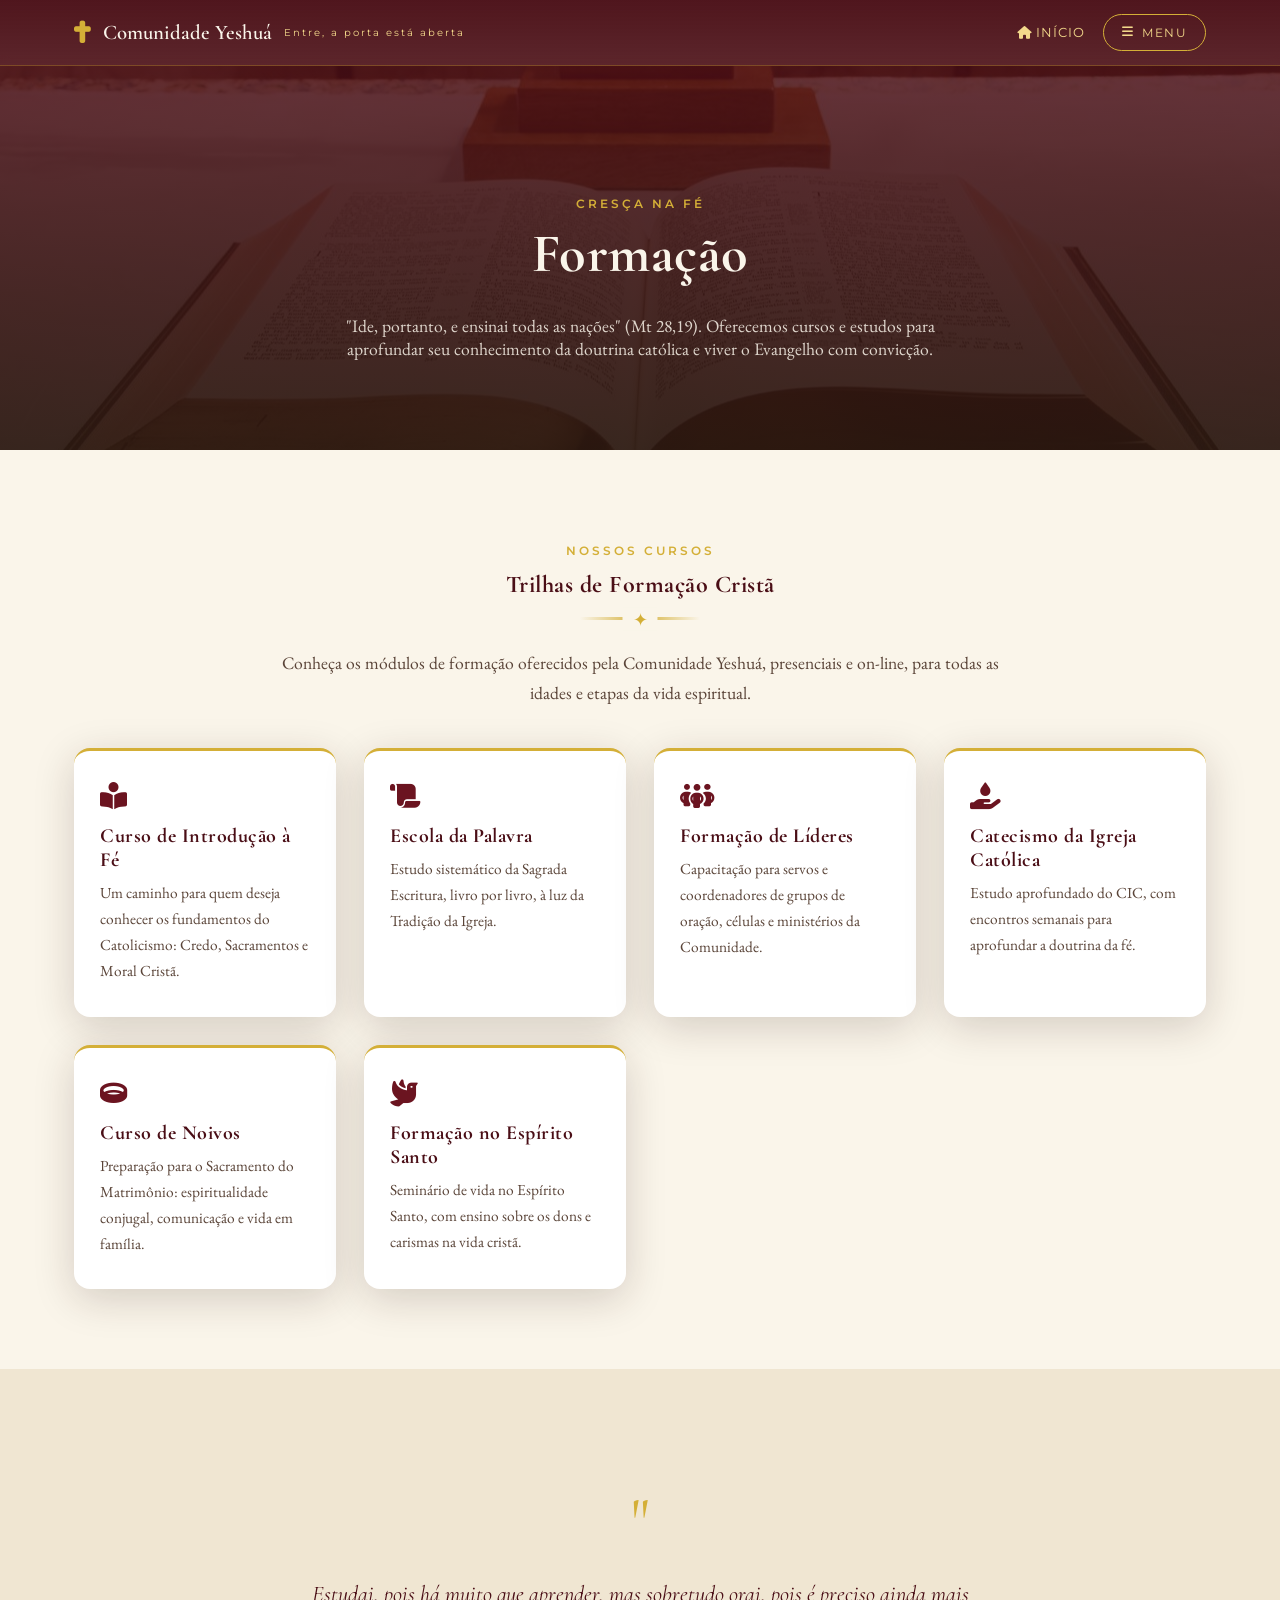
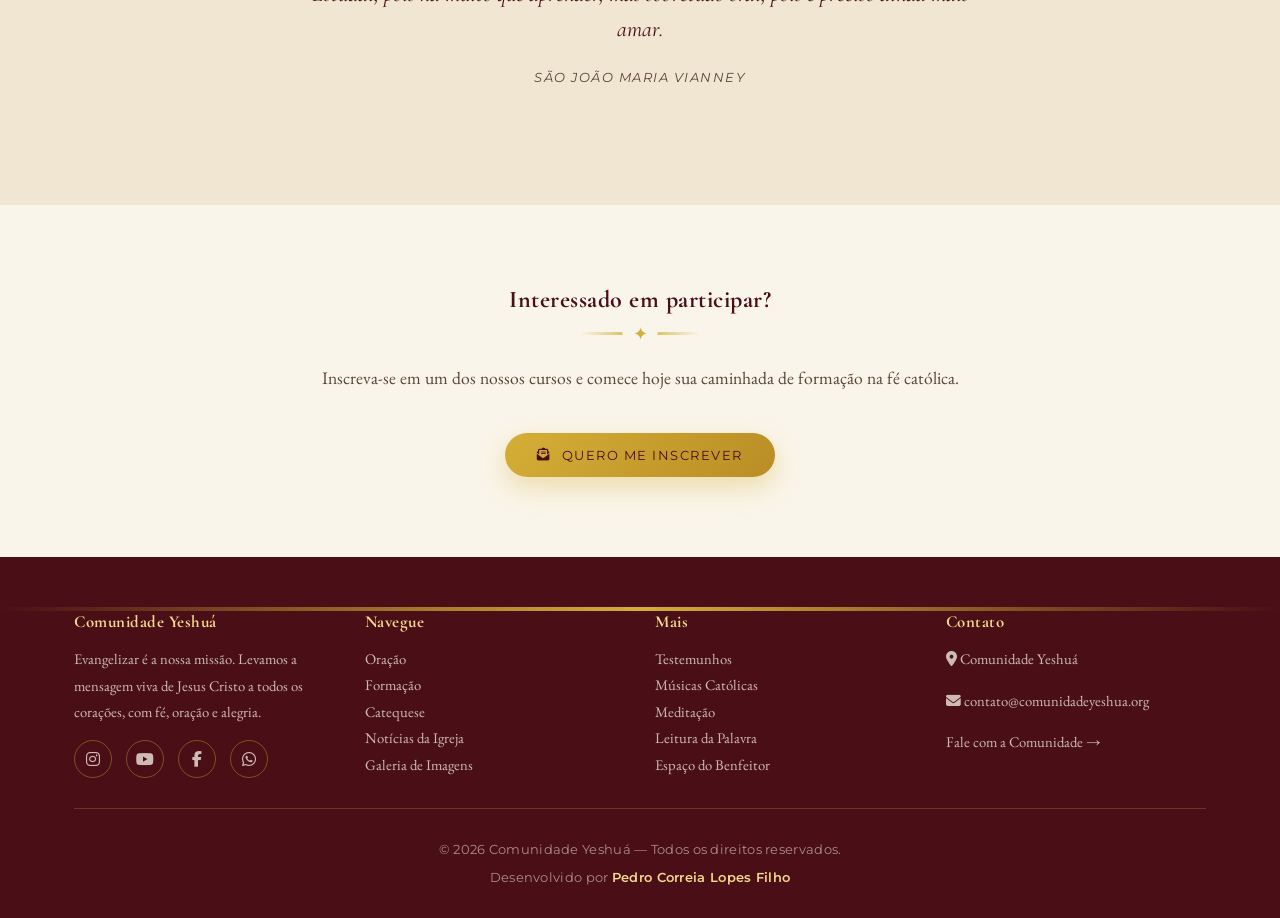
<file: formacao.html>
<!DOCTYPE html>
<html lang="pt-BR">
<head>
<meta charset="UTF-8">
<meta name="viewport" content="width=device-width, initial-scale=1.0">
<title>Formação — Comunidade Yeshuá</title>
<meta name="description" content="Cursos, estudos bíblicos e formação cristã da Comunidade Yeshuá.">
<link rel="preconnect" href="https://fonts.googleapis.com">
<link href="https://fonts.googleapis.com/css2?family=Cormorant+Garamond:ital,wght@0,400;0,500;0,600;1,500&family=EB+Garamond:ital,wght@0,400;0,500;1,400&family=Montserrat:wght@400;500;600;700&display=swap" rel="stylesheet">
<link rel="stylesheet" href="https://cdn.jsdelivr.net/npm/@fortawesome/fontawesome-free@6.4.0/css/all.min.css">
<link rel="stylesheet" href="css/style.css">
</head>
<body>

<header class="site-header">
  <div class="container">
    <a href="index.html" class="brand"><i class="fa-solid fa-cross brand-cross"></i> Comunidade Yeshuá<small>Entre, a porta está aberta</small></a>
    <div class="header-actions">
      <a href="index.html" class="home-link"><i class="fa-solid fa-house"></i> Início</a>
      <button class="menu-toggle" data-menu-open><i class="fa-solid fa-bars"></i> Menu</button>
    </div>
  </div>
</header>

<div class="nav-overlay" id="nav-overlay">
  <button class="nav-close" id="nav-close" aria-label="Fechar menu"><i class="fa-solid fa-xmark"></i></button>
  <div class="nav-overlay-inner">
    <p class="nav-title">Comunidade Yeshuá</p>
    <h2 class="nav-title-main">Para onde o Senhor te chama hoje?</h2>
    <nav class="nav-grid" aria-label="Menu principal">
      <a class="nav-card" href="oracao.html"><i class="fa-solid fa-hands-praying"></i><span>Oração</span><small>Peça, agradeça, intercede</small></a>
      <a class="nav-card" href="leitura-da-palavra.html"><i class="fa-solid fa-book-bible"></i><span>Leitura da Palavra</span><small>A Bíblia e a Liturgia diária</small></a>
      <a class="nav-card" href="meditacao.html"><i class="fa-solid fa-dove"></i><span>Meditação</span><small>Silêncio e presença de Deus</small></a>
      <a class="nav-card" href="formacao.html"><i class="fa-solid fa-graduation-cap"></i><span>Formação</span><small>Cursos e estudos da fé</small></a>
      <a class="nav-card" href="catequese.html"><i class="fa-solid fa-cross"></i><span>Catequese</span><small>Crianças, jovens e adultos</small></a>
      <a class="nav-card" href="musicas.html"><i class="fa-solid fa-music"></i><span>Músicas Católicas</span><small>Louvor e adoração</small></a>
      <a class="nav-card" href="noticias.html"><i class="fa-solid fa-newspaper"></i><span>Notícias da Igreja</span><small>Igreja Católica e o Papa</small></a>
      <a class="nav-card" href="galeria.html"><i class="fa-solid fa-images"></i><span>Galeria de Imagens</span><small>Momentos da Comunidade</small></a>
      <a class="nav-card" href="testemunhos.html"><i class="fa-solid fa-heart"></i><span>Testemunhos</span><small>Histórias de graça e fé</small></a>
      <a class="nav-card" href="benfeitor.html"><i class="fa-solid fa-hand-holding-heart"></i><span>Espaço do Benfeitor</span><small>Ajude esta missão</small></a>
      <a class="nav-card" href="sobre.html"><i class="fa-solid fa-church"></i><span>Sobre Nós</span><small>Quem somos e nossa missão</small></a>
      <a class="nav-card" href="contato.html"><i class="fa-solid fa-envelope-open-text"></i><span>Contato</span><small>Fale com a Comunidade</small></a>
    </nav>
  </div>
</div>

<section class="page-hero" style="background-image:url('images/bible-catholic.jpg');">
  <div class="container page-hero-content">
    <span class="eyebrow">Cresça na fé</span>
    <h1>Formação</h1>
    <p>"Ide, portanto, e ensinai todas as nações" (Mt 28,19). Oferecemos cursos e estudos para aprofundar seu conhecimento da doutrina católica e viver o Evangelho com convicção.</p>
  </div>
</section>

<section>
  <div class="container">
    <p class="eyebrow text-center" style="display:block;">Nossos Cursos</p>
    <h2 class="section-title text-center">Trilhas de Formação Cristã</h2>
    <div class="divider"></div>
    <p class="section-lead">Conheça os módulos de formação oferecidos pela Comunidade Yeshuá, presenciais e on-line, para todas as idades e etapas da vida espiritual.</p>

    <div class="card-grid">
      <div class="info-card reveal">
        <i class="fa-solid fa-book-open-reader"></i>
        <h3>Curso de Introdução à Fé</h3>
        <p>Um caminho para quem deseja conhecer os fundamentos do Catolicismo: Credo, Sacramentos e Moral Cristã.</p>
      </div>
      <div class="info-card reveal">
        <i class="fa-solid fa-scroll"></i>
        <h3>Escola da Palavra</h3>
        <p>Estudo sistemático da Sagrada Escritura, livro por livro, à luz da Tradição da Igreja.</p>
      </div>
      <div class="info-card reveal">
        <i class="fa-solid fa-people-group"></i>
        <h3>Formação de Líderes</h3>
        <p>Capacitação para servos e coordenadores de grupos de oração, células e ministérios da Comunidade.</p>
      </div>
      <div class="info-card reveal">
        <i class="fa-solid fa-hand-holding-droplet"></i>
        <h3>Catecismo da Igreja Católica</h3>
        <p>Estudo aprofundado do CIC, com encontros semanais para aprofundar a doutrina da fé.</p>
      </div>
      <div class="info-card reveal">
        <i class="fa-solid fa-ring"></i>
        <h3>Curso de Noivos</h3>
        <p>Preparação para o Sacramento do Matrimônio: espiritualidade conjugal, comunicação e vida em família.</p>
      </div>
      <div class="info-card reveal">
        <i class="fa-solid fa-dove"></i>
        <h3>Formação no Espírito Santo</h3>
        <p>Seminário de vida no Espírito Santo, com ensino sobre os dons e carismas na vida cristã.</p>
      </div>
    </div>
  </div>
</section>

<section class="alt-bg">
  <div class="container">
    <div class="quote-block reveal">
      <span class="quote-mark">"</span>
      <p>Estudai, pois há muito que aprender, mas sobretudo orai, pois é preciso ainda mais amar.</p>
      <cite>São João Maria Vianney</cite>
    </div>
  </div>
</section>

<section>
  <div class="container text-center">
    <h2>Interessado em participar?</h2>
    <div class="divider"></div>
    <p class="section-lead">Inscreva-se em um dos nossos cursos e comece hoje sua caminhada de formação na fé católica.</p>
    <a href="contato.html" class="btn btn-primary"><i class="fa-solid fa-envelope-open-text"></i> Quero me inscrever</a>
  </div>
</section>

<footer class="site-footer">
  <div class="container">
    <div class="footer-grid">
      <div>
        <h4>Comunidade Yeshuá</h4>
        <p>Evangelizar é a nossa missão. Levamos a mensagem viva de Jesus Cristo a todos os corações, com fé, oração e alegria.</p>
        <div class="footer-social">
          <a href="#" aria-label="Instagram"><i class="fa-brands fa-instagram"></i></a>
          <a href="#" aria-label="YouTube"><i class="fa-brands fa-youtube"></i></a>
          <a href="#" aria-label="Facebook"><i class="fa-brands fa-facebook-f"></i></a>
          <a href="#" aria-label="WhatsApp"><i class="fa-brands fa-whatsapp"></i></a>
        </div>
      </div>
      <div>
        <h4>Navegue</h4>
        <a href="oracao.html">Oração</a>
        <a href="formacao.html">Formação</a>
        <a href="catequese.html">Catequese</a>
        <a href="noticias.html">Notícias da Igreja</a>
        <a href="galeria.html">Galeria de Imagens</a>
      </div>
      <div>
        <h4>Mais</h4>
        <a href="testemunhos.html">Testemunhos</a>
        <a href="musicas.html">Músicas Católicas</a>
        <a href="meditacao.html">Meditação</a>
        <a href="leitura-da-palavra.html">Leitura da Palavra</a>
        <a href="benfeitor.html">Espaço do Benfeitor</a>
      </div>
      <div>
        <h4>Contato</h4>
        <p><i class="fa-solid fa-location-dot"></i> Comunidade Yeshuá</p>
        <p><i class="fa-solid fa-envelope"></i> contato@comunidadeyeshua.org</p>
        <a href="contato.html">Fale com a Comunidade →</a>
      </div>
    </div>
    <div class="footer-bottom">
      <p>&copy; <span id="current-year"></span> Comunidade Yeshuá — Todos os direitos reservados.</p>
      <p>Desenvolvido por <strong>Pedro Correia Lopes Filho</strong></p>
    </div>
  </div>
</footer>

<script src="js/main.js"></script>
</body>
</html>
</file>
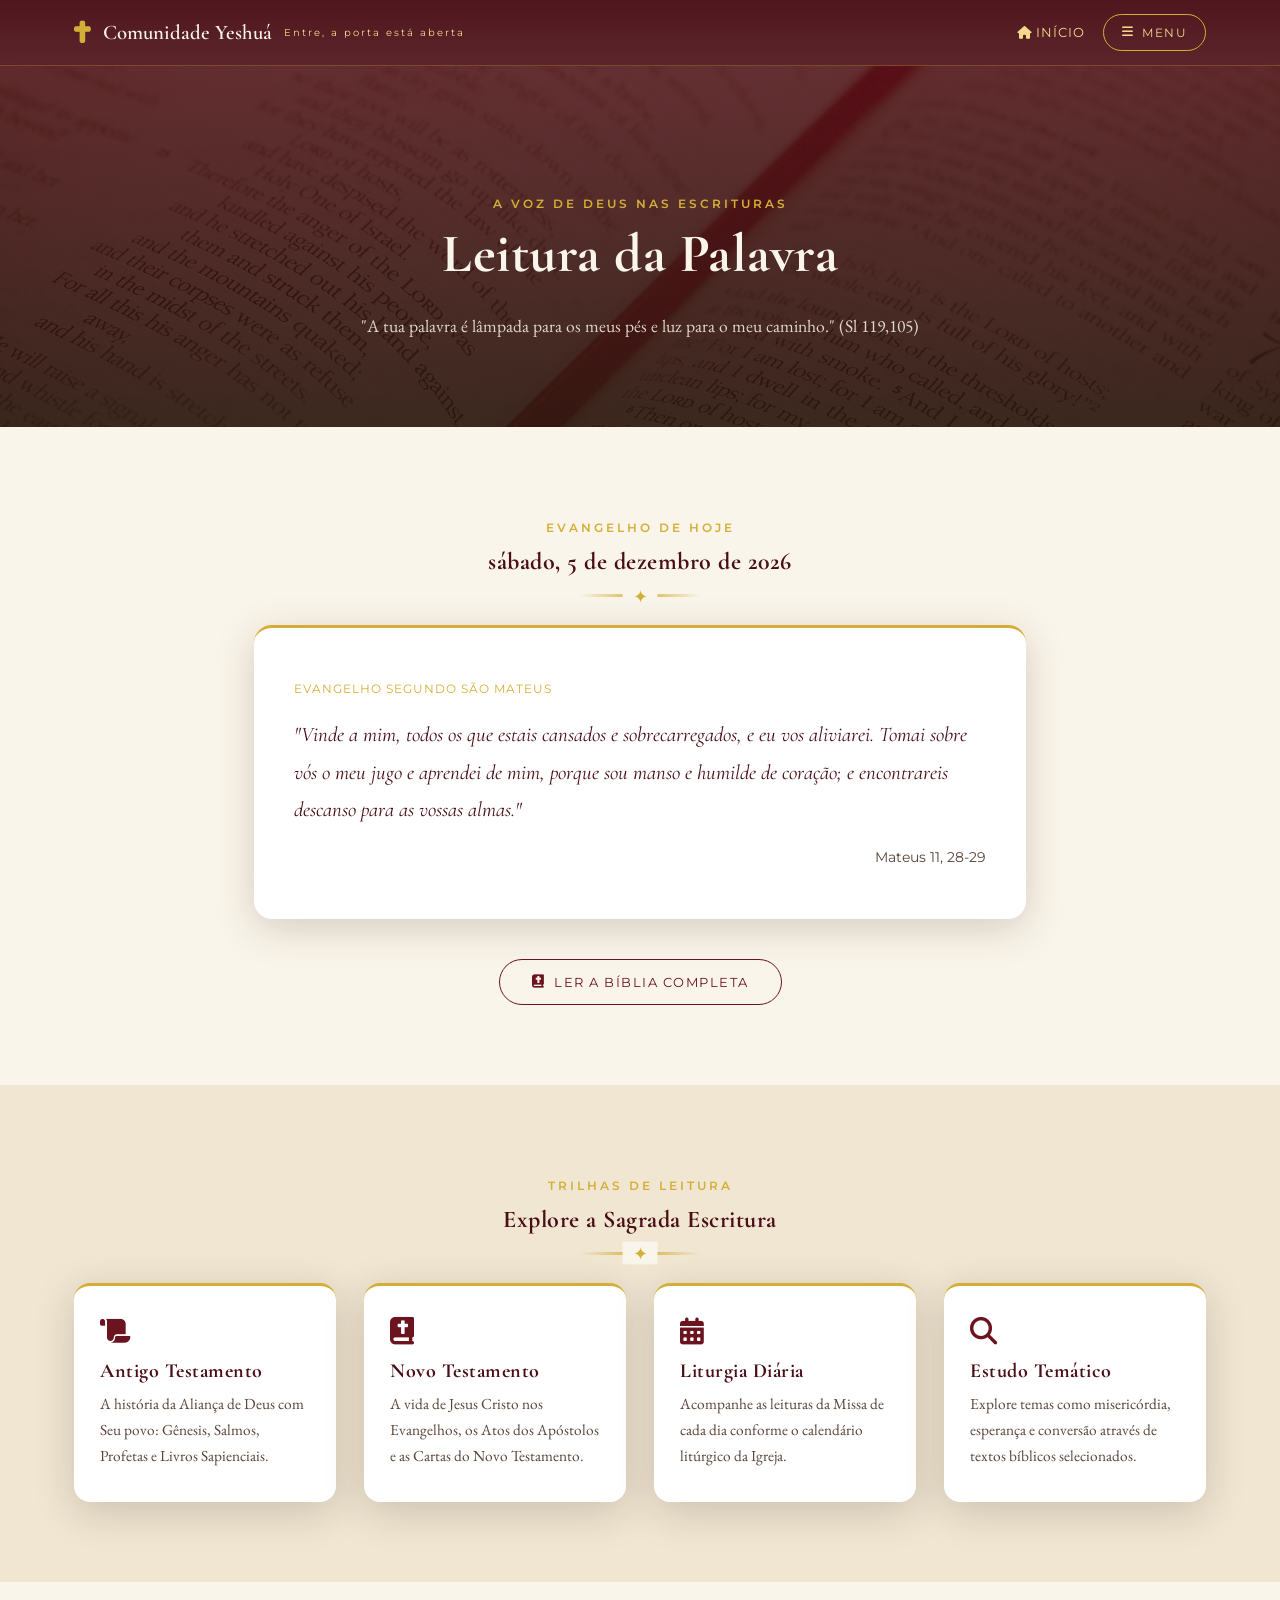
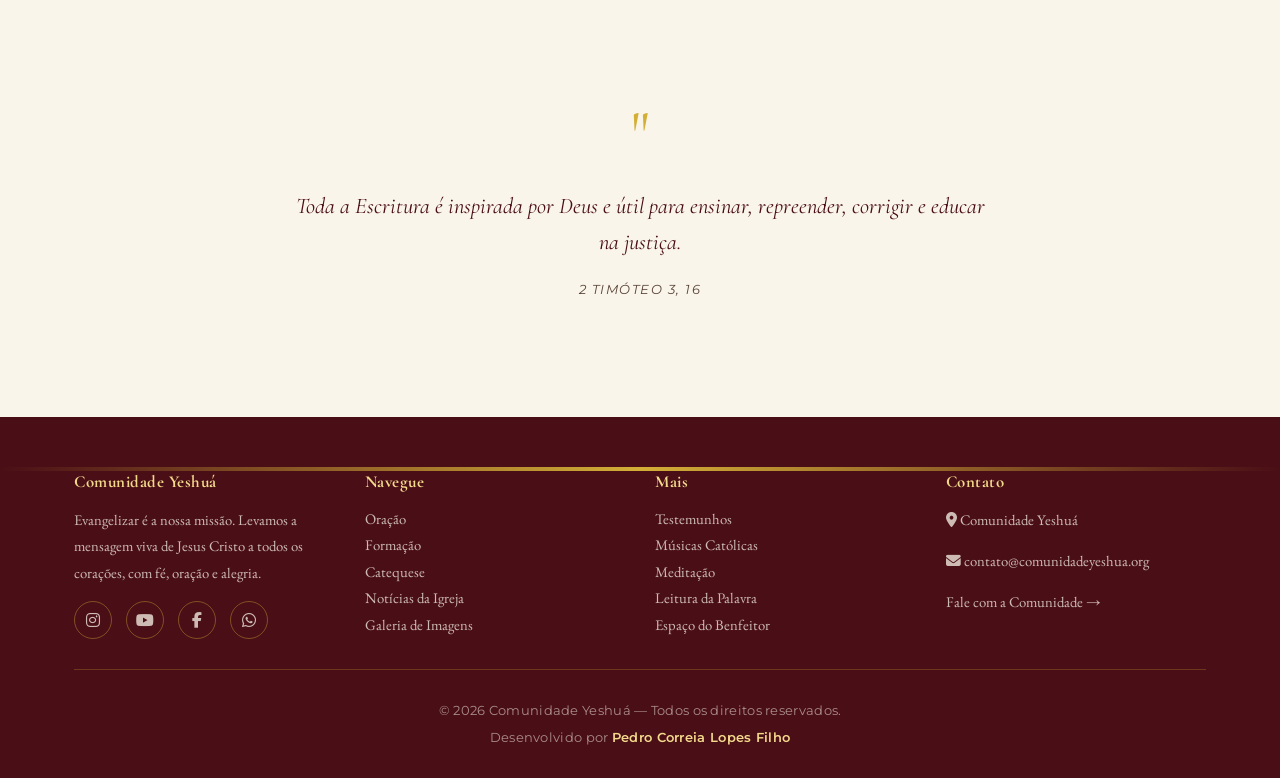
<file: leitura-da-palavra.html>
<!DOCTYPE html>
<html lang="pt-BR">
<head>
<meta charset="UTF-8">
<meta name="viewport" content="width=device-width, initial-scale=1.0">
<title>Leitura da Palavra — Comunidade Yeshuá</title>
<meta name="description" content="Leitura da Palavra de Deus, Evangelho do dia e reflexões bíblicas da Comunidade Yeshuá.">
<link rel="preconnect" href="https://fonts.googleapis.com">
<link href="https://fonts.googleapis.com/css2?family=Cormorant+Garamond:ital,wght@0,400;0,500;0,600;1,500&family=EB+Garamond:ital,wght@0,400;0,500;1,400&family=Montserrat:wght@400;500;600;700&display=swap" rel="stylesheet">
<link rel="stylesheet" href="https://cdn.jsdelivr.net/npm/@fortawesome/fontawesome-free@6.4.0/css/all.min.css">
<link rel="stylesheet" href="css/style.css">
</head>
<body>

<header class="site-header">
  <div class="container">
    <a href="index.html" class="brand"><i class="fa-solid fa-cross brand-cross"></i> Comunidade Yeshuá<small>Entre, a porta está aberta</small></a>
    <div class="header-actions">
      <a href="index.html" class="home-link"><i class="fa-solid fa-house"></i> Início</a>
      <button class="menu-toggle" data-menu-open><i class="fa-solid fa-bars"></i> Menu</button>
    </div>
  </div>
</header>

<div class="nav-overlay" id="nav-overlay">
  <button class="nav-close" id="nav-close" aria-label="Fechar menu"><i class="fa-solid fa-xmark"></i></button>
  <div class="nav-overlay-inner">
    <p class="nav-title">Comunidade Yeshuá</p>
    <h2 class="nav-title-main">Para onde o Senhor te chama hoje?</h2>
    <nav class="nav-grid" aria-label="Menu principal">
      <a class="nav-card" href="oracao.html"><i class="fa-solid fa-hands-praying"></i><span>Oração</span><small>Peça, agradeça, intercede</small></a>
      <a class="nav-card" href="leitura-da-palavra.html"><i class="fa-solid fa-book-bible"></i><span>Leitura da Palavra</span><small>A Bíblia e a Liturgia diária</small></a>
      <a class="nav-card" href="meditacao.html"><i class="fa-solid fa-dove"></i><span>Meditação</span><small>Silêncio e presença de Deus</small></a>
      <a class="nav-card" href="formacao.html"><i class="fa-solid fa-graduation-cap"></i><span>Formação</span><small>Cursos e estudos da fé</small></a>
      <a class="nav-card" href="catequese.html"><i class="fa-solid fa-cross"></i><span>Catequese</span><small>Crianças, jovens e adultos</small></a>
      <a class="nav-card" href="musicas.html"><i class="fa-solid fa-music"></i><span>Músicas Católicas</span><small>Louvor e adoração</small></a>
      <a class="nav-card" href="noticias.html"><i class="fa-solid fa-newspaper"></i><span>Notícias da Igreja</span><small>Igreja Católica e o Papa</small></a>
      <a class="nav-card" href="galeria.html"><i class="fa-solid fa-images"></i><span>Galeria de Imagens</span><small>Momentos da Comunidade</small></a>
      <a class="nav-card" href="testemunhos.html"><i class="fa-solid fa-heart"></i><span>Testemunhos</span><small>Histórias de graça e fé</small></a>
      <a class="nav-card" href="benfeitor.html"><i class="fa-solid fa-hand-holding-heart"></i><span>Espaço do Benfeitor</span><small>Ajude esta missão</small></a>
      <a class="nav-card" href="sobre.html"><i class="fa-solid fa-church"></i><span>Sobre Nós</span><small>Quem somos e nossa missão</small></a>
      <a class="nav-card" href="contato.html"><i class="fa-solid fa-envelope-open-text"></i><span>Contato</span><small>Fale com a Comunidade</small></a>
    </nav>
  </div>
</div>

<section class="page-hero" style="background-image:url('images/bible-open.jpg');">
  <div class="container page-hero-content">
    <span class="eyebrow">A Voz de Deus nas Escrituras</span>
    <h1>Leitura da Palavra</h1>
    <p>"A tua palavra é lâmpada para os meus pés e luz para o meu caminho." (Sl 119,105)</p>
  </div>
</section>

<section>
  <div class="container" style="max-width:820px;">
    <p class="eyebrow text-center" style="display:block;" id="today-label">Evangelho de Hoje</p>
    <h2 class="section-title text-center" id="today-date"></h2>
    <div class="divider"></div>

    <div class="reveal" style="background:#fff;border-radius:18px;padding:40px;box-shadow:var(--shadow-soft);border-top:3px solid var(--color-gold);">
      <p style="font-family:var(--font-ui);letter-spacing:1px;text-transform:uppercase;font-size:.78rem;color:var(--color-gold);margin-bottom:10px;">Evangelho segundo São Mateus</p>
      <p style="font-family:var(--font-display);font-size:1.3rem;font-style:italic;color:var(--color-wine-dark);line-height:1.8;">
        "Vinde a mim, todos os que estais cansados e sobrecarregados, e eu vos aliviarei. Tomai sobre vós o meu jugo e aprendei de mim, porque sou manso e humilde de coração; e encontrareis descanso para as vossas almas."
      </p>
      <p style="text-align:right;font-family:var(--font-ui);font-size:.85rem;color:var(--color-ink-soft);margin-top:16px;">Mateus 11, 28-29</p>
    </div>

    <div class="text-center mt-40">
      <a href="https://www.vatican.va/archive/bible/index.htm" target="_blank" rel="noopener" class="btn btn-outline"><i class="fa-solid fa-book-bible"></i> Ler a Bíblia Completa</a>
    </div>
  </div>
</section>

<section class="alt-bg">
  <div class="container">
    <p class="eyebrow text-center" style="display:block;">Trilhas de Leitura</p>
    <h2 class="section-title text-center">Explore a Sagrada Escritura</h2>
    <div class="divider"></div>

    <div class="card-grid">
      <div class="info-card reveal">
        <i class="fa-solid fa-scroll"></i>
        <h3>Antigo Testamento</h3>
        <p>A história da Aliança de Deus com Seu povo: Gênesis, Salmos, Profetas e Livros Sapienciais.</p>
      </div>
      <div class="info-card reveal">
        <i class="fa-solid fa-book-bible"></i>
        <h3>Novo Testamento</h3>
        <p>A vida de Jesus Cristo nos Evangelhos, os Atos dos Apóstolos e as Cartas do Novo Testamento.</p>
      </div>
      <div class="info-card reveal">
        <i class="fa-solid fa-calendar-days"></i>
        <h3>Liturgia Diária</h3>
        <p>Acompanhe as leituras da Missa de cada dia conforme o calendário litúrgico da Igreja.</p>
      </div>
      <div class="info-card reveal">
        <i class="fa-solid fa-magnifying-glass"></i>
        <h3>Estudo Temático</h3>
        <p>Explore temas como misericórdia, esperança e conversão através de textos bíblicos selecionados.</p>
      </div>
    </div>
  </div>
</section>

<section>
  <div class="container">
    <div class="quote-block reveal">
      <span class="quote-mark">"</span>
      <p>Toda a Escritura é inspirada por Deus e útil para ensinar, repreender, corrigir e educar na justiça.</p>
      <cite>2 Timóteo 3, 16</cite>
    </div>
  </div>
</section>

<footer class="site-footer">
  <div class="container">
    <div class="footer-grid">
      <div>
        <h4>Comunidade Yeshuá</h4>
        <p>Evangelizar é a nossa missão. Levamos a mensagem viva de Jesus Cristo a todos os corações, com fé, oração e alegria.</p>
        <div class="footer-social">
          <a href="#" aria-label="Instagram"><i class="fa-brands fa-instagram"></i></a>
          <a href="#" aria-label="YouTube"><i class="fa-brands fa-youtube"></i></a>
          <a href="#" aria-label="Facebook"><i class="fa-brands fa-facebook-f"></i></a>
          <a href="#" aria-label="WhatsApp"><i class="fa-brands fa-whatsapp"></i></a>
        </div>
      </div>
      <div>
        <h4>Navegue</h4>
        <a href="oracao.html">Oração</a>
        <a href="formacao.html">Formação</a>
        <a href="catequese.html">Catequese</a>
        <a href="noticias.html">Notícias da Igreja</a>
        <a href="galeria.html">Galeria de Imagens</a>
      </div>
      <div>
        <h4>Mais</h4>
        <a href="testemunhos.html">Testemunhos</a>
        <a href="musicas.html">Músicas Católicas</a>
        <a href="meditacao.html">Meditação</a>
        <a href="leitura-da-palavra.html">Leitura da Palavra</a>
        <a href="benfeitor.html">Espaço do Benfeitor</a>
      </div>
      <div>
        <h4>Contato</h4>
        <p><i class="fa-solid fa-location-dot"></i> Comunidade Yeshuá</p>
        <p><i class="fa-solid fa-envelope"></i> contato@comunidadeyeshua.org</p>
        <a href="contato.html">Fale com a Comunidade →</a>
      </div>
    </div>
    <div class="footer-bottom">
      <p>&copy; <span id="current-year"></span> Comunidade Yeshuá — Todos os direitos reservados.</p>
      <p>Desenvolvido por <strong>Pedro Correia Lopes Filho</strong></p>
    </div>
  </div>
</footer>

<script src="js/main.js"></script>
<script>
  const dateEl = document.getElementById('today-date');
  if(dateEl){
    const today = new Date();
    dateEl.textContent = today.toLocaleDateString('pt-BR', { weekday:'long', day:'numeric', month:'long', year:'numeric' });
  }
</script>
</body>
</html>
</file>
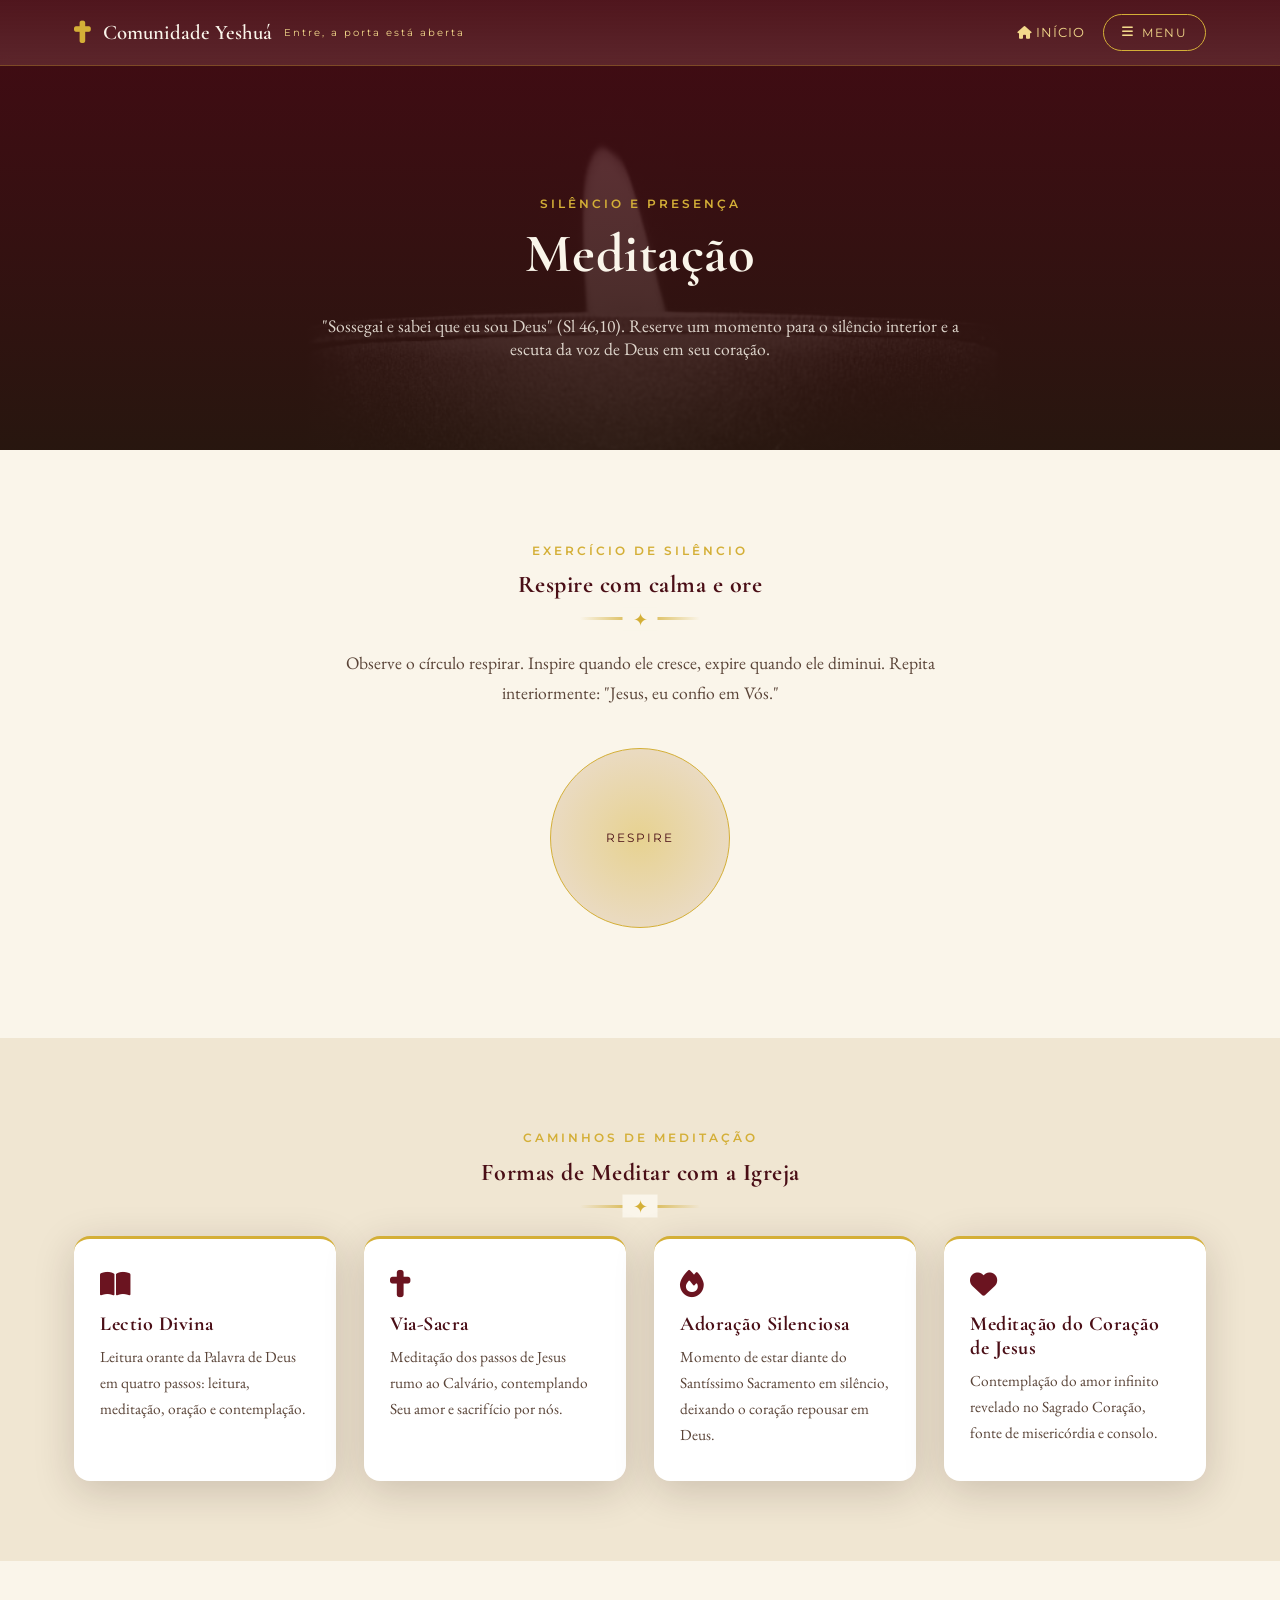
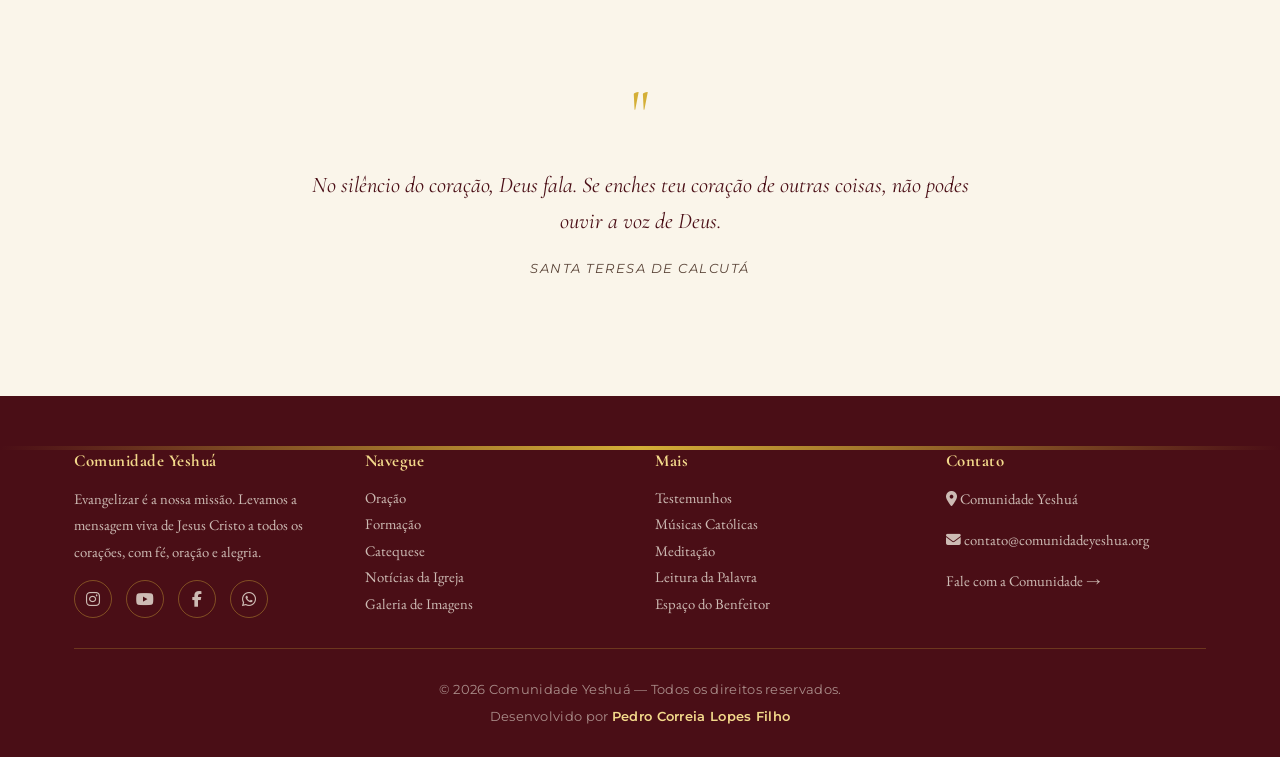
<file: meditacao.html>
<!DOCTYPE html>
<html lang="pt-BR">
<head>
<meta charset="UTF-8">
<meta name="viewport" content="width=device-width, initial-scale=1.0">
<title>Meditação — Comunidade Yeshuá</title>
<meta name="description" content="Momentos de meditação e silêncio contemplativo diante do Coração de Jesus.">
<link rel="preconnect" href="https://fonts.googleapis.com">
<link href="https://fonts.googleapis.com/css2?family=Cormorant+Garamond:ital,wght@0,400;0,500;0,600;1,500&family=EB+Garamond:ital,wght@0,400;0,500;1,400&family=Montserrat:wght@400;500;600;700&display=swap" rel="stylesheet">
<link rel="stylesheet" href="https://cdn.jsdelivr.net/npm/@fortawesome/fontawesome-free@6.4.0/css/all.min.css">
<link rel="stylesheet" href="css/style.css">
<style>
  .breathing-circle{
    width: 180px; height:180px;
    margin: 30px auto;
    border-radius:50%;
    background: radial-gradient(circle, rgba(212,175,55,.5), rgba(107,20,32,.1));
    border: 1px solid var(--color-gold);
    display:flex;align-items:center;justify-content:center;
    font-family: var(--font-ui);
    letter-spacing:2px;
    text-transform:uppercase;
    font-size:.75rem;
    color: var(--color-wine-dark);
    animation: breathe 6s ease-in-out infinite;
  }
  @keyframes breathe{
    0%,100%{ transform: scale(.85); }
    50%{ transform: scale(1.15); }
  }
</style>
</head>
<body>

<header class="site-header">
  <div class="container">
    <a href="index.html" class="brand"><i class="fa-solid fa-cross brand-cross"></i> Comunidade Yeshuá<small>Entre, a porta está aberta</small></a>
    <div class="header-actions">
      <a href="index.html" class="home-link"><i class="fa-solid fa-house"></i> Início</a>
      <button class="menu-toggle" data-menu-open><i class="fa-solid fa-bars"></i> Menu</button>
    </div>
  </div>
</header>

<div class="nav-overlay" id="nav-overlay">
  <button class="nav-close" id="nav-close" aria-label="Fechar menu"><i class="fa-solid fa-xmark"></i></button>
  <div class="nav-overlay-inner">
    <p class="nav-title">Comunidade Yeshuá</p>
    <h2 class="nav-title-main">Para onde o Senhor te chama hoje?</h2>
    <nav class="nav-grid" aria-label="Menu principal">
      <a class="nav-card" href="oracao.html"><i class="fa-solid fa-hands-praying"></i><span>Oração</span><small>Peça, agradeça, intercede</small></a>
      <a class="nav-card" href="leitura-da-palavra.html"><i class="fa-solid fa-book-bible"></i><span>Leitura da Palavra</span><small>A Bíblia e a Liturgia diária</small></a>
      <a class="nav-card" href="meditacao.html"><i class="fa-solid fa-dove"></i><span>Meditação</span><small>Silêncio e presença de Deus</small></a>
      <a class="nav-card" href="formacao.html"><i class="fa-solid fa-graduation-cap"></i><span>Formação</span><small>Cursos e estudos da fé</small></a>
      <a class="nav-card" href="catequese.html"><i class="fa-solid fa-cross"></i><span>Catequese</span><small>Crianças, jovens e adultos</small></a>
      <a class="nav-card" href="musicas.html"><i class="fa-solid fa-music"></i><span>Músicas Católicas</span><small>Louvor e adoração</small></a>
      <a class="nav-card" href="noticias.html"><i class="fa-solid fa-newspaper"></i><span>Notícias da Igreja</span><small>Igreja Católica e o Papa</small></a>
      <a class="nav-card" href="galeria.html"><i class="fa-solid fa-images"></i><span>Galeria de Imagens</span><small>Momentos da Comunidade</small></a>
      <a class="nav-card" href="testemunhos.html"><i class="fa-solid fa-heart"></i><span>Testemunhos</span><small>Histórias de graça e fé</small></a>
      <a class="nav-card" href="benfeitor.html"><i class="fa-solid fa-hand-holding-heart"></i><span>Espaço do Benfeitor</span><small>Ajude esta missão</small></a>
      <a class="nav-card" href="sobre.html"><i class="fa-solid fa-church"></i><span>Sobre Nós</span><small>Quem somos e nossa missão</small></a>
      <a class="nav-card" href="contato.html"><i class="fa-solid fa-envelope-open-text"></i><span>Contato</span><small>Fale com a Comunidade</small></a>
    </nav>
  </div>
</div>

<section class="page-hero" style="background-image:url('images/candle-flame.jpg');">
  <div class="container page-hero-content">
    <span class="eyebrow">Silêncio e Presença</span>
    <h1>Meditação</h1>
    <p>"Sossegai e sabei que eu sou Deus" (Sl 46,10). Reserve um momento para o silêncio interior e a escuta da voz de Deus em seu coração.</p>
  </div>
</section>

<section class="text-center">
  <div class="container" style="max-width:640px;">
    <p class="eyebrow" style="display:block;">Exercício de Silêncio</p>
    <h2 class="section-title">Respire com calma e ore</h2>
    <div class="divider"></div>
    <p class="section-lead">Observe o círculo respirar. Inspire quando ele cresce, expire quando ele diminui. Repita interiormente: "Jesus, eu confio em Vós."</p>
    <div class="breathing-circle">Respire</div>
  </div>
</section>

<section class="alt-bg">
  <div class="container">
    <p class="eyebrow text-center" style="display:block;">Caminhos de Meditação</p>
    <h2 class="section-title text-center">Formas de Meditar com a Igreja</h2>
    <div class="divider"></div>

    <div class="card-grid">
      <div class="info-card reveal">
        <i class="fa-solid fa-book-open"></i>
        <h3>Lectio Divina</h3>
        <p>Leitura orante da Palavra de Deus em quatro passos: leitura, meditação, oração e contemplação.</p>
      </div>
      <div class="info-card reveal">
        <i class="fa-solid fa-cross"></i>
        <h3>Via-Sacra</h3>
        <p>Meditação dos passos de Jesus rumo ao Calvário, contemplando Seu amor e sacrifício por nós.</p>
      </div>
      <div class="info-card reveal">
        <i class="fa-solid fa-fire"></i>
        <h3>Adoração Silenciosa</h3>
        <p>Momento de estar diante do Santíssimo Sacramento em silêncio, deixando o coração repousar em Deus.</p>
      </div>
      <div class="info-card reveal">
        <i class="fa-solid fa-heart"></i>
        <h3>Meditação do Coração de Jesus</h3>
        <p>Contemplação do amor infinito revelado no Sagrado Coração, fonte de misericórdia e consolo.</p>
      </div>
    </div>
  </div>
</section>

<section>
  <div class="container">
    <div class="quote-block reveal">
      <span class="quote-mark">"</span>
      <p>No silêncio do coração, Deus fala. Se enches teu coração de outras coisas, não podes ouvir a voz de Deus.</p>
      <cite>Santa Teresa de Calcutá</cite>
    </div>
  </div>
</section>

<footer class="site-footer">
  <div class="container">
    <div class="footer-grid">
      <div>
        <h4>Comunidade Yeshuá</h4>
        <p>Evangelizar é a nossa missão. Levamos a mensagem viva de Jesus Cristo a todos os corações, com fé, oração e alegria.</p>
        <div class="footer-social">
          <a href="#" aria-label="Instagram"><i class="fa-brands fa-instagram"></i></a>
          <a href="#" aria-label="YouTube"><i class="fa-brands fa-youtube"></i></a>
          <a href="#" aria-label="Facebook"><i class="fa-brands fa-facebook-f"></i></a>
          <a href="#" aria-label="WhatsApp"><i class="fa-brands fa-whatsapp"></i></a>
        </div>
      </div>
      <div>
        <h4>Navegue</h4>
        <a href="oracao.html">Oração</a>
        <a href="formacao.html">Formação</a>
        <a href="catequese.html">Catequese</a>
        <a href="noticias.html">Notícias da Igreja</a>
        <a href="galeria.html">Galeria de Imagens</a>
      </div>
      <div>
        <h4>Mais</h4>
        <a href="testemunhos.html">Testemunhos</a>
        <a href="musicas.html">Músicas Católicas</a>
        <a href="meditacao.html">Meditação</a>
        <a href="leitura-da-palavra.html">Leitura da Palavra</a>
        <a href="benfeitor.html">Espaço do Benfeitor</a>
      </div>
      <div>
        <h4>Contato</h4>
        <p><i class="fa-solid fa-location-dot"></i> Comunidade Yeshuá</p>
        <p><i class="fa-solid fa-envelope"></i> contato@comunidadeyeshua.org</p>
        <a href="contato.html">Fale com a Comunidade →</a>
      </div>
    </div>
    <div class="footer-bottom">
      <p>&copy; <span id="current-year"></span> Comunidade Yeshuá — Todos os direitos reservados.</p>
      <p>Desenvolvido por <strong>Pedro Correia Lopes Filho</strong></p>
    </div>
  </div>
</footer>

<script src="js/main.js"></script>
</body>
</html>
</file>
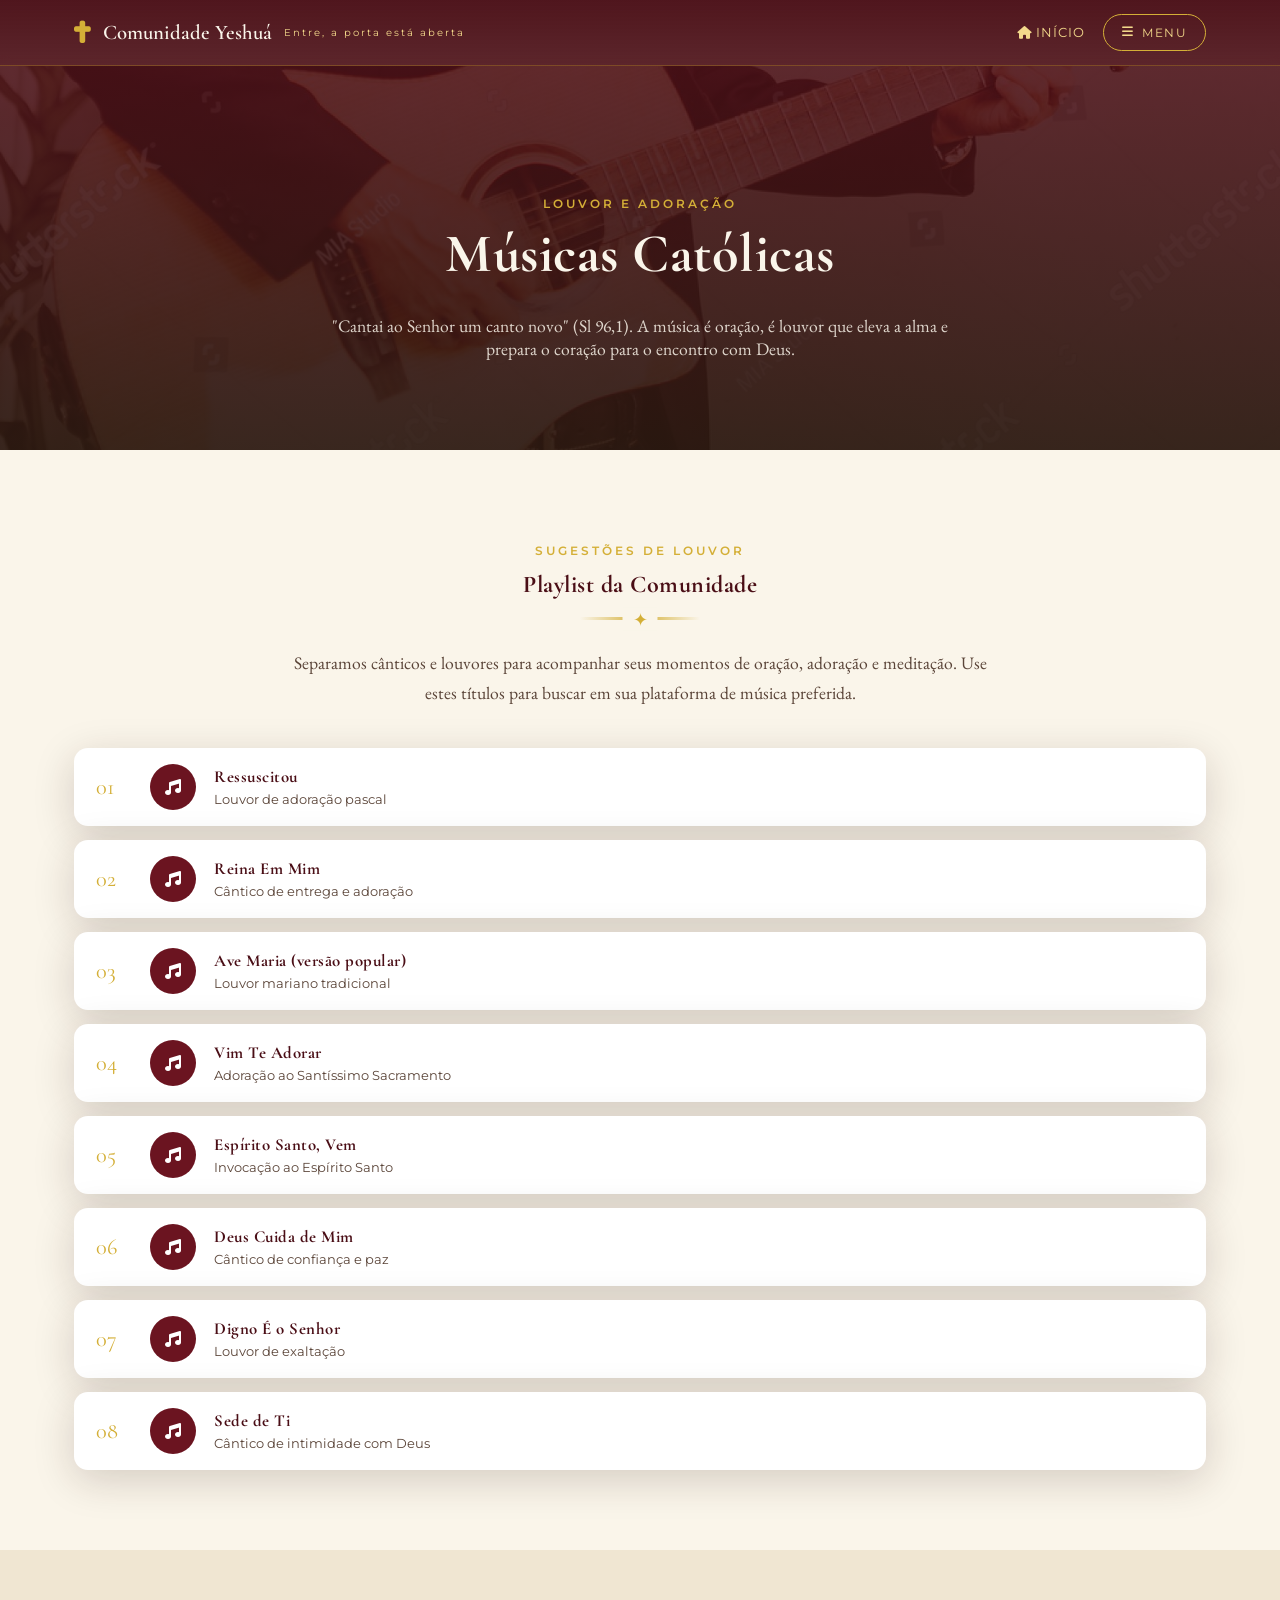
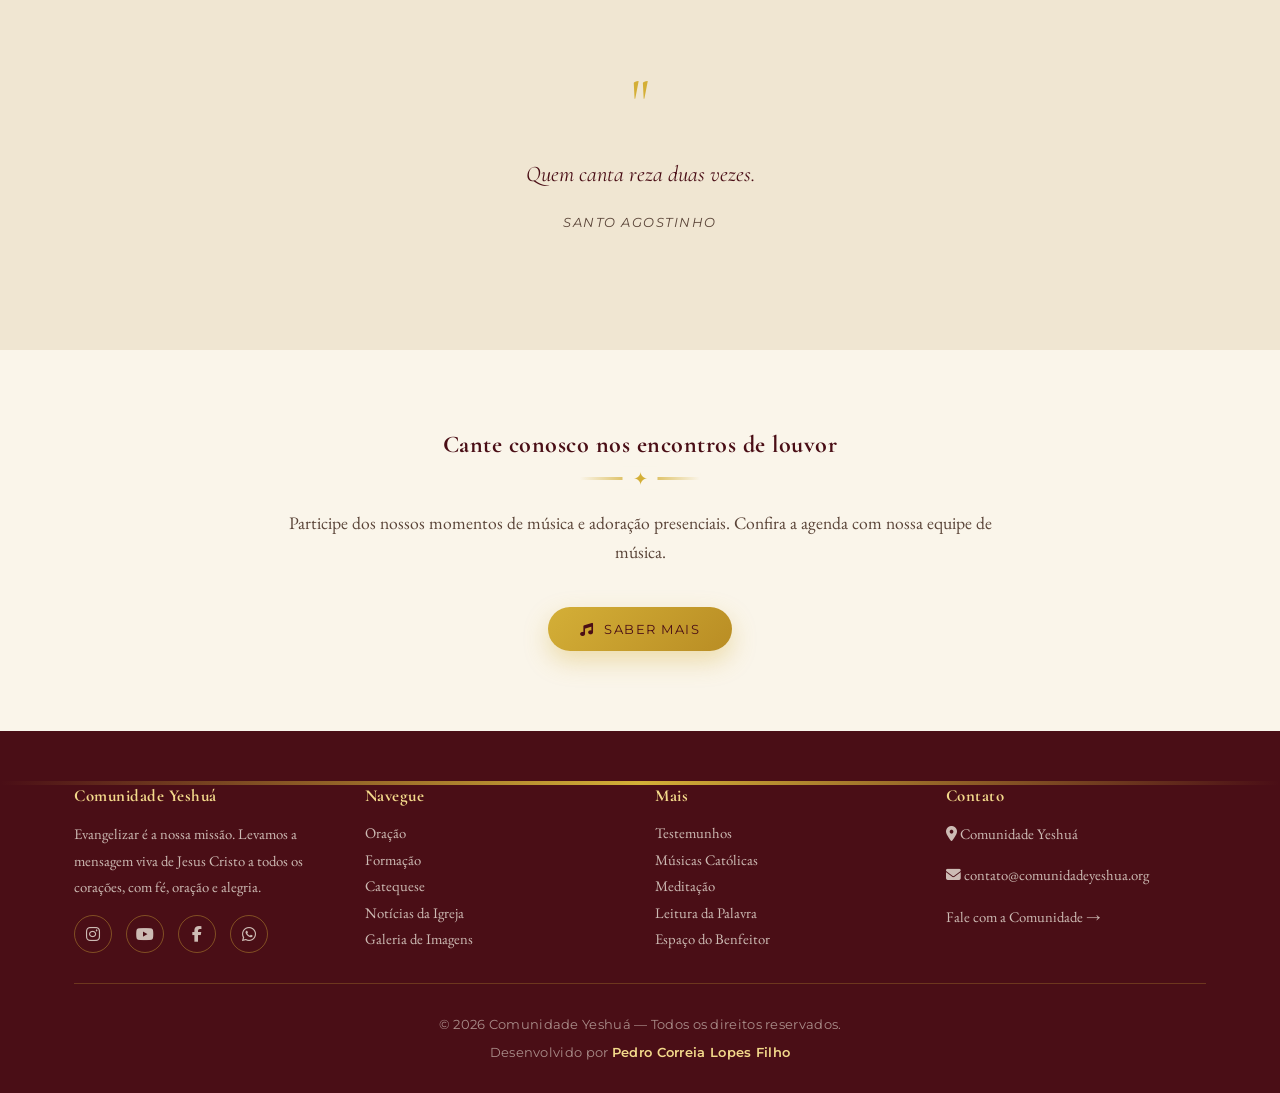
<file: musicas.html>
<!DOCTYPE html>
<html lang="pt-BR">
<head>
<meta charset="UTF-8">
<meta name="viewport" content="width=device-width, initial-scale=1.0">
<title>Músicas Católicas — Comunidade Yeshuá</title>
<meta name="description" content="Músicas católicas, louvor e adoração da Comunidade Yeshuá.">
<link rel="preconnect" href="https://fonts.googleapis.com">
<link href="https://fonts.googleapis.com/css2?family=Cormorant+Garamond:ital,wght@0,400;0,500;0,600;1,500&family=EB+Garamond:ital,wght@0,400;0,500;1,400&family=Montserrat:wght@400;500;600;700&display=swap" rel="stylesheet">
<link rel="stylesheet" href="https://cdn.jsdelivr.net/npm/@fortawesome/fontawesome-free@6.4.0/css/all.min.css">
<link rel="stylesheet" href="css/style.css">
<style>
  .playlist{
    display:flex;
    flex-direction:column;
    gap: 14px;
  }
  .playlist-item{
    display:flex;
    align-items:center;
    gap: 18px;
    background:#fff;
    border-radius: 14px;
    padding: 16px 22px;
    box-shadow: var(--shadow-soft);
    transition: transform .3s ease;
  }
  .playlist-item:hover{ transform: translateX(6px); }
  .playlist-item .track-num{
    font-family: var(--font-display);
    font-size: 1.4rem;
    color: var(--color-gold);
    width: 36px;
  }
  .playlist-item .track-icon{
    width: 46px; height:46px;
    border-radius:50%;
    background: var(--color-wine);
    color:#fff;
    display:flex;align-items:center;justify-content:center;
    font-size:1rem;
    flex-shrink:0;
  }
  .playlist-item .track-info h4{ margin:0 0 4px; font-size:1.05rem; color:var(--color-wine-dark); font-family:var(--font-display);}
  .playlist-item .track-info p{ margin:0; font-size:.82rem; color:var(--color-ink-soft); font-family:var(--font-ui); }
</style>
</head>
<body>

<header class="site-header">
  <div class="container">
    <a href="index.html" class="brand"><i class="fa-solid fa-cross brand-cross"></i> Comunidade Yeshuá<small>Entre, a porta está aberta</small></a>
    <div class="header-actions">
      <a href="index.html" class="home-link"><i class="fa-solid fa-house"></i> Início</a>
      <button class="menu-toggle" data-menu-open><i class="fa-solid fa-bars"></i> Menu</button>
    </div>
  </div>
</header>

<div class="nav-overlay" id="nav-overlay">
  <button class="nav-close" id="nav-close" aria-label="Fechar menu"><i class="fa-solid fa-xmark"></i></button>
  <div class="nav-overlay-inner">
    <p class="nav-title">Comunidade Yeshuá</p>
    <h2 class="nav-title-main">Para onde o Senhor te chama hoje?</h2>
    <nav class="nav-grid" aria-label="Menu principal">
      <a class="nav-card" href="oracao.html"><i class="fa-solid fa-hands-praying"></i><span>Oração</span><small>Peça, agradeça, intercede</small></a>
      <a class="nav-card" href="leitura-da-palavra.html"><i class="fa-solid fa-book-bible"></i><span>Leitura da Palavra</span><small>A Bíblia e a Liturgia diária</small></a>
      <a class="nav-card" href="meditacao.html"><i class="fa-solid fa-dove"></i><span>Meditação</span><small>Silêncio e presença de Deus</small></a>
      <a class="nav-card" href="formacao.html"><i class="fa-solid fa-graduation-cap"></i><span>Formação</span><small>Cursos e estudos da fé</small></a>
      <a class="nav-card" href="catequese.html"><i class="fa-solid fa-cross"></i><span>Catequese</span><small>Crianças, jovens e adultos</small></a>
      <a class="nav-card" href="musicas.html"><i class="fa-solid fa-music"></i><span>Músicas Católicas</span><small>Louvor e adoração</small></a>
      <a class="nav-card" href="noticias.html"><i class="fa-solid fa-newspaper"></i><span>Notícias da Igreja</span><small>Igreja Católica e o Papa</small></a>
      <a class="nav-card" href="galeria.html"><i class="fa-solid fa-images"></i><span>Galeria de Imagens</span><small>Momentos da Comunidade</small></a>
      <a class="nav-card" href="testemunhos.html"><i class="fa-solid fa-heart"></i><span>Testemunhos</span><small>Histórias de graça e fé</small></a>
      <a class="nav-card" href="benfeitor.html"><i class="fa-solid fa-hand-holding-heart"></i><span>Espaço do Benfeitor</span><small>Ajude esta missão</small></a>
      <a class="nav-card" href="sobre.html"><i class="fa-solid fa-church"></i><span>Sobre Nós</span><small>Quem somos e nossa missão</small></a>
      <a class="nav-card" href="contato.html"><i class="fa-solid fa-envelope-open-text"></i><span>Contato</span><small>Fale com a Comunidade</small></a>
    </nav>
  </div>
</div>

<section class="page-hero" style="background-image:url('images/guitar-worship.jpg');">
  <div class="container page-hero-content">
    <span class="eyebrow">Louvor e Adoração</span>
    <h1>Músicas Católicas</h1>
    <p>"Cantai ao Senhor um canto novo" (Sl 96,1). A música é oração, é louvor que eleva a alma e prepara o coração para o encontro com Deus.</p>
  </div>
</section>

<section>
  <div class="container">
    <p class="eyebrow text-center" style="display:block;">Sugestões de Louvor</p>
    <h2 class="section-title text-center">Playlist da Comunidade</h2>
    <div class="divider"></div>
    <p class="section-lead">Separamos cânticos e louvores para acompanhar seus momentos de oração, adoração e meditação. Use estes títulos para buscar em sua plataforma de música preferida.</p>

    <div class="playlist reveal">
      <div class="playlist-item">
        <span class="track-num">01</span>
        <span class="track-icon"><i class="fa-solid fa-music"></i></span>
        <div class="track-info"><h4>Ressuscitou</h4><p>Louvor de adoração pascal</p></div>
      </div>
      <div class="playlist-item">
        <span class="track-num">02</span>
        <span class="track-icon"><i class="fa-solid fa-music"></i></span>
        <div class="track-info"><h4>Reina Em Mim</h4><p>Cântico de entrega e adoração</p></div>
      </div>
      <div class="playlist-item">
        <span class="track-num">03</span>
        <span class="track-icon"><i class="fa-solid fa-music"></i></span>
        <div class="track-info"><h4>Ave Maria (versão popular)</h4><p>Louvor mariano tradicional</p></div>
      </div>
      <div class="playlist-item">
        <span class="track-num">04</span>
        <span class="track-icon"><i class="fa-solid fa-music"></i></span>
        <div class="track-info"><h4>Vim Te Adorar</h4><p>Adoração ao Santíssimo Sacramento</p></div>
      </div>
      <div class="playlist-item">
        <span class="track-num">05</span>
        <span class="track-icon"><i class="fa-solid fa-music"></i></span>
        <div class="track-info"><h4>Espírito Santo, Vem</h4><p>Invocação ao Espírito Santo</p></div>
      </div>
      <div class="playlist-item">
        <span class="track-num">06</span>
        <span class="track-icon"><i class="fa-solid fa-music"></i></span>
        <div class="track-info"><h4>Deus Cuida de Mim</h4><p>Cântico de confiança e paz</p></div>
      </div>
      <div class="playlist-item">
        <span class="track-num">07</span>
        <span class="track-icon"><i class="fa-solid fa-music"></i></span>
        <div class="track-info"><h4>Digno É o Senhor</h4><p>Louvor de exaltação</p></div>
      </div>
      <div class="playlist-item">
        <span class="track-num">08</span>
        <span class="track-icon"><i class="fa-solid fa-music"></i></span>
        <div class="track-info"><h4>Sede de Ti</h4><p>Cântico de intimidade com Deus</p></div>
      </div>
    </div>
  </div>
</section>

<section class="alt-bg">
  <div class="container">
    <div class="quote-block reveal">
      <span class="quote-mark">"</span>
      <p>Quem canta reza duas vezes.</p>
      <cite>Santo Agostinho</cite>
    </div>
  </div>
</section>

<section>
  <div class="container text-center">
    <h2>Cante conosco nos encontros de louvor</h2>
    <div class="divider"></div>
    <p class="section-lead">Participe dos nossos momentos de música e adoração presenciais. Confira a agenda com nossa equipe de música.</p>
    <a href="contato.html" class="btn btn-primary"><i class="fa-solid fa-music"></i> Saber mais</a>
  </div>
</section>

<footer class="site-footer">
  <div class="container">
    <div class="footer-grid">
      <div>
        <h4>Comunidade Yeshuá</h4>
        <p>Evangelizar é a nossa missão. Levamos a mensagem viva de Jesus Cristo a todos os corações, com fé, oração e alegria.</p>
        <div class="footer-social">
          <a href="#" aria-label="Instagram"><i class="fa-brands fa-instagram"></i></a>
          <a href="#" aria-label="YouTube"><i class="fa-brands fa-youtube"></i></a>
          <a href="#" aria-label="Facebook"><i class="fa-brands fa-facebook-f"></i></a>
          <a href="#" aria-label="WhatsApp"><i class="fa-brands fa-whatsapp"></i></a>
        </div>
      </div>
      <div>
        <h4>Navegue</h4>
        <a href="oracao.html">Oração</a>
        <a href="formacao.html">Formação</a>
        <a href="catequese.html">Catequese</a>
        <a href="noticias.html">Notícias da Igreja</a>
        <a href="galeria.html">Galeria de Imagens</a>
      </div>
      <div>
        <h4>Mais</h4>
        <a href="testemunhos.html">Testemunhos</a>
        <a href="musicas.html">Músicas Católicas</a>
        <a href="meditacao.html">Meditação</a>
        <a href="leitura-da-palavra.html">Leitura da Palavra</a>
        <a href="benfeitor.html">Espaço do Benfeitor</a>
      </div>
      <div>
        <h4>Contato</h4>
        <p><i class="fa-solid fa-location-dot"></i> Comunidade Yeshuá</p>
        <p><i class="fa-solid fa-envelope"></i> contato@comunidadeyeshua.org</p>
        <a href="contato.html">Fale com a Comunidade →</a>
      </div>
    </div>
    <div class="footer-bottom">
      <p>&copy; <span id="current-year"></span> Comunidade Yeshuá — Todos os direitos reservados.</p>
      <p>Desenvolvido por <strong>Pedro Correia Lopes Filho</strong></p>
    </div>
  </div>
</footer>

<script src="js/main.js"></script>
</body>
</html>
</file>
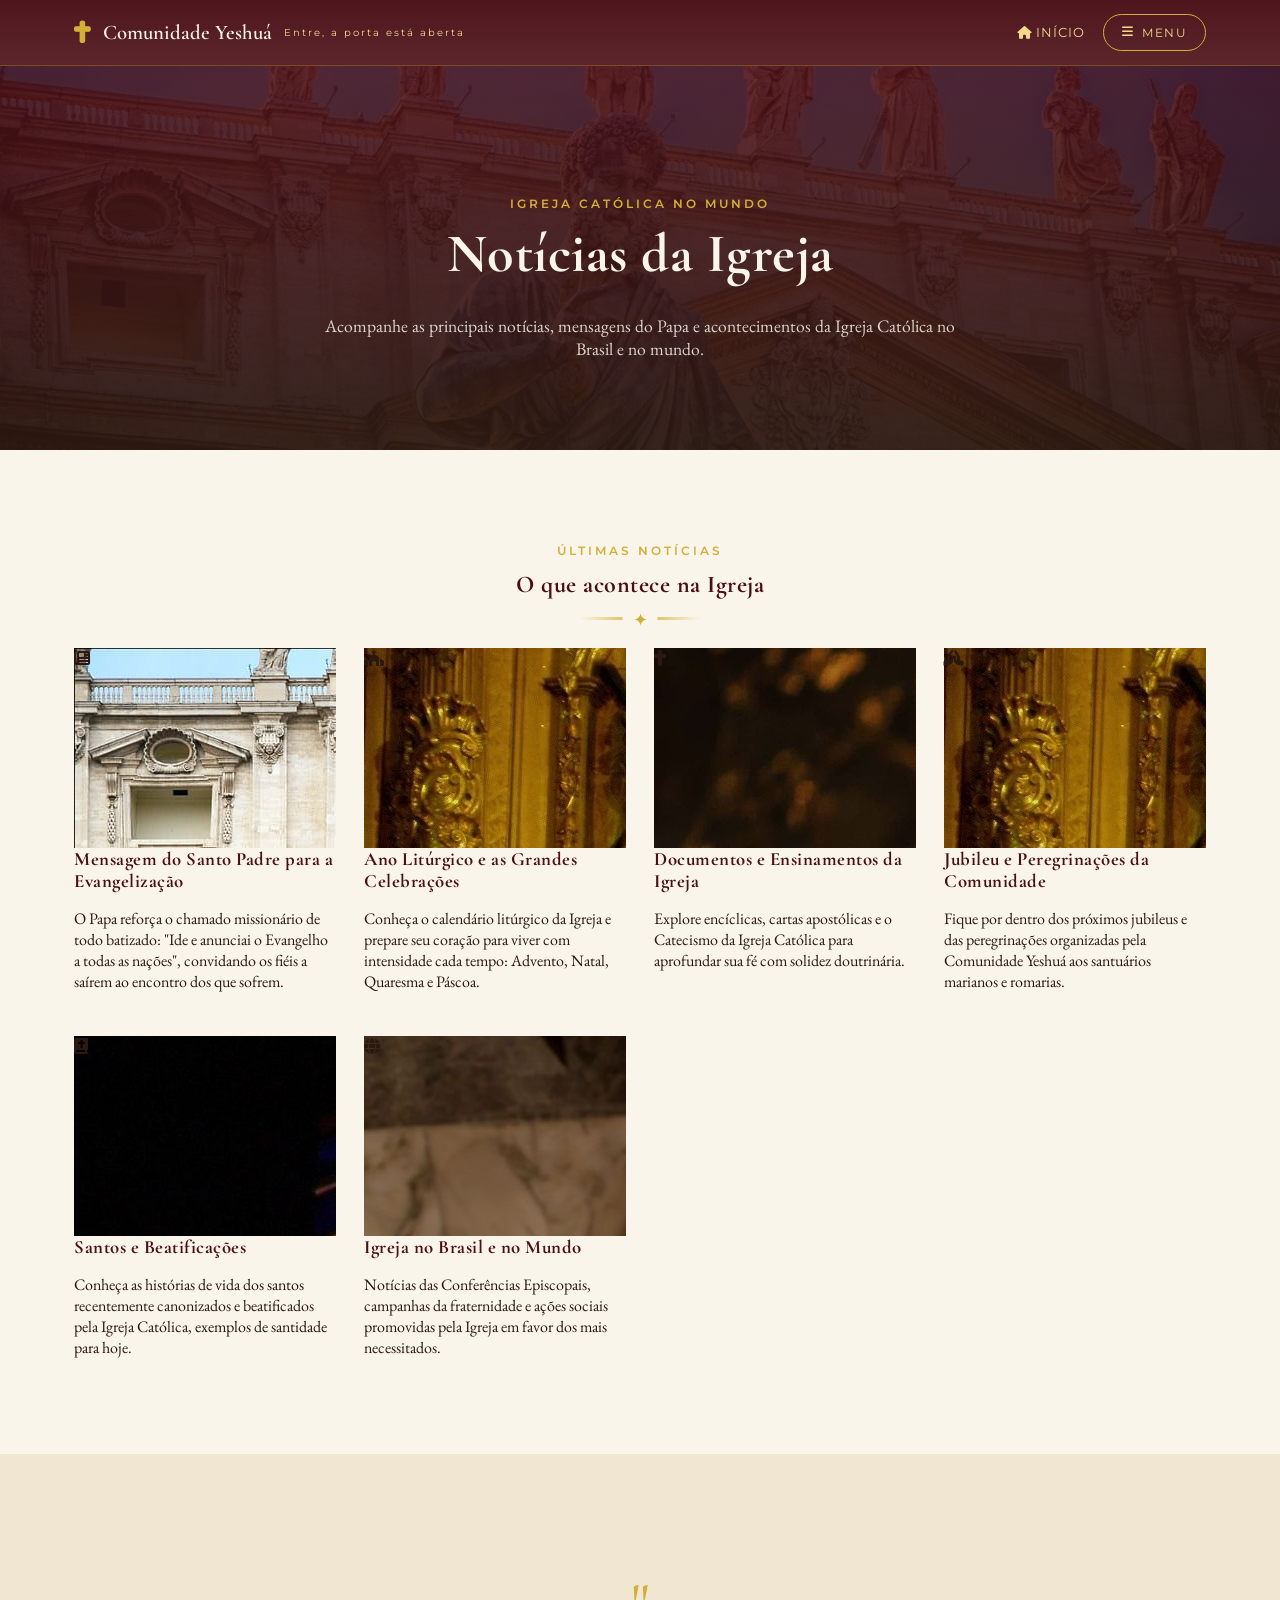
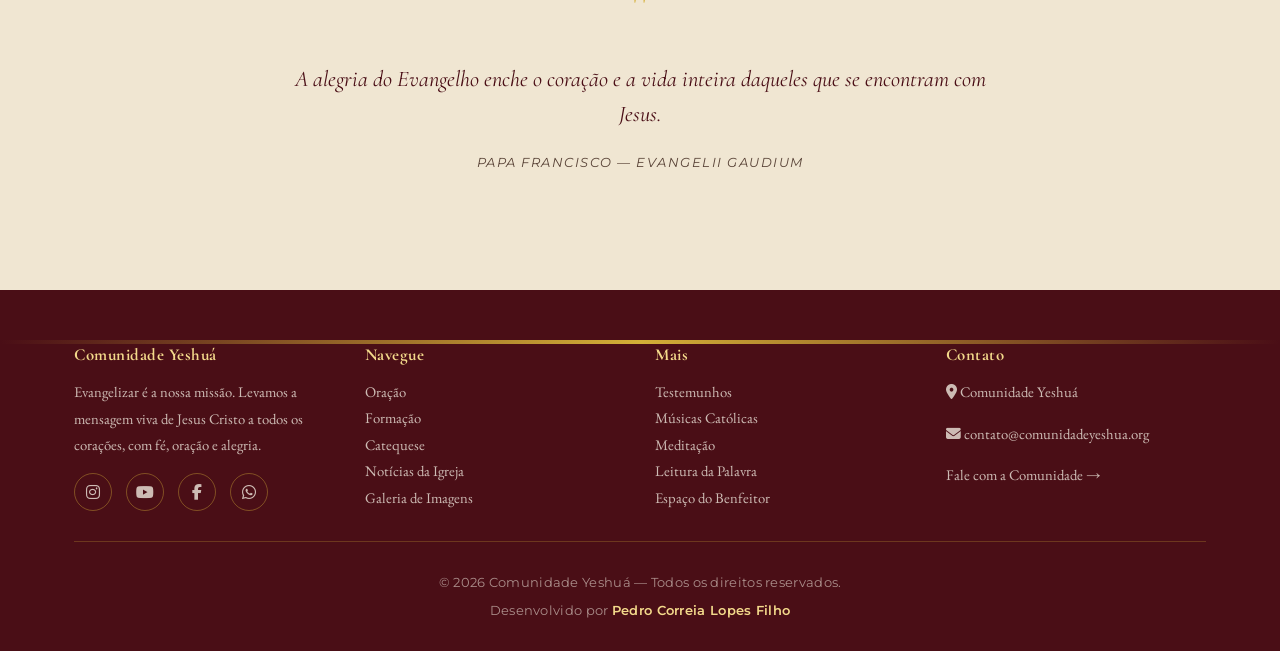
<file: noticias.html>
<!DOCTYPE html>
<html lang="pt-BR">
<head>
<meta charset="UTF-8">
<meta name="viewport" content="width=device-width, initial-scale=1.0">
<title>Notícias da Igreja — Comunidade Yeshuá</title>
<meta name="description" content="Notícias e acontecimentos da Igreja Católica, do Papa e do Vaticano.">
<link rel="preconnect" href="https://fonts.googleapis.com">
<link href="https://fonts.googleapis.com/css2?family=Cormorant+Garamond:ital,wght@0,400;0,500;0,600;1,500&family=EB+Garamond:ital,wght@0,400;0,500;1,400&family=Montserrat:wght@400;500;600;700&display=swap" rel="stylesheet">
<link rel="stylesheet" href="https://cdn.jsdelivr.net/npm/@fortawesome/fontawesome-free@6.4.0/css/all.min.css">
<link rel="stylesheet" href="css/style.css">
</head>
<body>

<header class="site-header">
  <div class="container">
    <a href="index.html" class="brand"><i class="fa-solid fa-cross brand-cross"></i> Comunidade Yeshuá<small>Entre, a porta está aberta</small></a>
    <div class="header-actions">
      <a href="index.html" class="home-link"><i class="fa-solid fa-house"></i> Início</a>
      <button class="menu-toggle" data-menu-open><i class="fa-solid fa-bars"></i> Menu</button>
    </div>
  </div>
</header>

<div class="nav-overlay" id="nav-overlay">
  <button class="nav-close" id="nav-close" aria-label="Fechar menu"><i class="fa-solid fa-xmark"></i></button>
  <div class="nav-overlay-inner">
    <p class="nav-title">Comunidade Yeshuá</p>
    <h2 class="nav-title-main">Para onde o Senhor te chama hoje?</h2>
    <nav class="nav-grid" aria-label="Menu principal">
      <a class="nav-card" href="oracao.html"><i class="fa-solid fa-hands-praying"></i><span>Oração</span><small>Peça, agradeça, intercede</small></a>
      <a class="nav-card" href="leitura-da-palavra.html"><i class="fa-solid fa-book-bible"></i><span>Leitura da Palavra</span><small>A Bíblia e a Liturgia diária</small></a>
      <a class="nav-card" href="meditacao.html"><i class="fa-solid fa-dove"></i><span>Meditação</span><small>Silêncio e presença de Deus</small></a>
      <a class="nav-card" href="formacao.html"><i class="fa-solid fa-graduation-cap"></i><span>Formação</span><small>Cursos e estudos da fé</small></a>
      <a class="nav-card" href="catequese.html"><i class="fa-solid fa-cross"></i><span>Catequese</span><small>Crianças, jovens e adultos</small></a>
      <a class="nav-card" href="musicas.html"><i class="fa-solid fa-music"></i><span>Músicas Católicas</span><small>Louvor e adoração</small></a>
      <a class="nav-card" href="noticias.html"><i class="fa-solid fa-newspaper"></i><span>Notícias da Igreja</span><small>Igreja Católica e o Papa</small></a>
      <a class="nav-card" href="galeria.html"><i class="fa-solid fa-images"></i><span>Galeria de Imagens</span><small>Momentos da Comunidade</small></a>
      <a class="nav-card" href="testemunhos.html"><i class="fa-solid fa-heart"></i><span>Testemunhos</span><small>Histórias de graça e fé</small></a>
      <a class="nav-card" href="benfeitor.html"><i class="fa-solid fa-hand-holding-heart"></i><span>Espaço do Benfeitor</span><small>Ajude esta missão</small></a>
      <a class="nav-card" href="sobre.html"><i class="fa-solid fa-church"></i><span>Sobre Nós</span><small>Quem somos e nossa missão</small></a>
      <a class="nav-card" href="contato.html"><i class="fa-solid fa-envelope-open-text"></i><span>Contato</span><small>Fale com a Comunidade</small></a>
    </nav>
  </div>
</div>

<section class="page-hero" style="background-image:url('images/pope-francis-1.jpg');">
  <div class="container page-hero-content">
    <span class="eyebrow">Igreja Católica no Mundo</span>
    <h1>Notícias da Igreja</h1>
    <p>Acompanhe as principais notícias, mensagens do Papa e acontecimentos da Igreja Católica no Brasil e no mundo.</p>
  </div>
</section>

<section>
  <div class="container">
    <p class="eyebrow text-center" style="display:block;">Últimas Notícias</p>
    <h2 class="section-title text-center">O que acontece na Igreja</h2>
    <div class="divider"></div>

    <div class="card-grid">
      <article class="teaser-card reveal">
        <div class="teaser-img" style="background-image:url('images/pope-francis-2.jpg');height:200px;">
          <span class="teaser-icon"><i class="fa-solid fa-newspaper"></i></span>
        </div>
        <div class="teaser-body">
          <h3>Mensagem do Santo Padre para a Evangelização</h3>
          <p>O Papa reforça o chamado missionário de todo batizado: "Ide e anunciai o Evangelho a todas as nações", convidando os fiéis a saírem ao encontro dos que sofrem.</p>
        </div>
      </article>
      <article class="teaser-card reveal">
        <div class="teaser-img" style="background-image:url('images/altar-candles-spain.jpg');height:200px;">
          <span class="teaser-icon"><i class="fa-solid fa-church"></i></span>
        </div>
        <div class="teaser-body">
          <h3>Ano Litúrgico e as Grandes Celebrações</h3>
          <p>Conheça o calendário litúrgico da Igreja e prepare seu coração para viver com intensidade cada tempo: Advento, Natal, Quaresma e Páscoa.</p>
        </div>
      </article>
      <article class="teaser-card reveal">
        <div class="teaser-img" style="background-image:url('images/chandelier-church.jpg');height:200px;">
          <span class="teaser-icon"><i class="fa-solid fa-cross"></i></span>
        </div>
        <div class="teaser-body">
          <h3>Documentos e Ensinamentos da Igreja</h3>
          <p>Explore encíclicas, cartas apostólicas e o Catecismo da Igreja Católica para aprofundar sua fé com solidez doutrinária.</p>
        </div>
      </article>
      <article class="teaser-card reveal">
        <div class="teaser-img" style="background-image:url('images/altar-general.jpg');height:200px;">
          <span class="teaser-icon"><i class="fa-solid fa-hands-praying"></i></span>
        </div>
        <div class="teaser-body">
          <h3>Jubileu e Peregrinações da Comunidade</h3>
          <p>Fique por dentro dos próximos jubileus e das peregrinações organizadas pela Comunidade Yeshuá aos santuários marianos e romarias.</p>
        </div>
      </article>
      <article class="teaser-card reveal">
        <div class="teaser-img" style="background-image:url('images/stained-glass-eye.jpg');height:200px;">
          <span class="teaser-icon"><i class="fa-solid fa-book-bible"></i></span>
        </div>
        <div class="teaser-body">
          <h3>Santos e Beatificações</h3>
          <p>Conheça as histórias de vida dos santos recentemente canonizados e beatificados pela Igreja Católica, exemplos de santidade para hoje.</p>
        </div>
      </article>
      <article class="teaser-card reveal">
        <div class="teaser-img" style="background-image:url('images/bible-catholic.jpg');height:200px;">
          <span class="teaser-icon"><i class="fa-solid fa-globe"></i></span>
        </div>
        <div class="teaser-body">
          <h3>Igreja no Brasil e no Mundo</h3>
          <p>Notícias das Conferências Episcopais, campanhas da fraternidade e ações sociais promovidas pela Igreja em favor dos mais necessitados.</p>
        </div>
      </article>
    </div>
  </div>
</section>

<section class="alt-bg">
  <div class="container">
    <div class="quote-block reveal">
      <span class="quote-mark">"</span>
      <p>A alegria do Evangelho enche o coração e a vida inteira daqueles que se encontram com Jesus.</p>
      <cite>Papa Francisco — Evangelii Gaudium</cite>
    </div>
  </div>
</section>

<footer class="site-footer">
  <div class="container">
    <div class="footer-grid">
      <div>
        <h4>Comunidade Yeshuá</h4>
        <p>Evangelizar é a nossa missão. Levamos a mensagem viva de Jesus Cristo a todos os corações, com fé, oração e alegria.</p>
        <div class="footer-social">
          <a href="#" aria-label="Instagram"><i class="fa-brands fa-instagram"></i></a>
          <a href="#" aria-label="YouTube"><i class="fa-brands fa-youtube"></i></a>
          <a href="#" aria-label="Facebook"><i class="fa-brands fa-facebook-f"></i></a>
          <a href="#" aria-label="WhatsApp"><i class="fa-brands fa-whatsapp"></i></a>
        </div>
      </div>
      <div>
        <h4>Navegue</h4>
        <a href="oracao.html">Oração</a>
        <a href="formacao.html">Formação</a>
        <a href="catequese.html">Catequese</a>
        <a href="noticias.html">Notícias da Igreja</a>
        <a href="galeria.html">Galeria de Imagens</a>
      </div>
      <div>
        <h4>Mais</h4>
        <a href="testemunhos.html">Testemunhos</a>
        <a href="musicas.html">Músicas Católicas</a>
        <a href="meditacao.html">Meditação</a>
        <a href="leitura-da-palavra.html">Leitura da Palavra</a>
        <a href="benfeitor.html">Espaço do Benfeitor</a>
      </div>
      <div>
        <h4>Contato</h4>
        <p><i class="fa-solid fa-location-dot"></i> Comunidade Yeshuá</p>
        <p><i class="fa-solid fa-envelope"></i> contato@comunidadeyeshua.org</p>
        <a href="contato.html">Fale com a Comunidade →</a>
      </div>
    </div>
    <div class="footer-bottom">
      <p>&copy; <span id="current-year"></span> Comunidade Yeshuá — Todos os direitos reservados.</p>
      <p>Desenvolvido por <strong>Pedro Correia Lopes Filho</strong></p>
    </div>
  </div>
</footer>

<script src="js/main.js"></script>
</body>
</html>
</file>
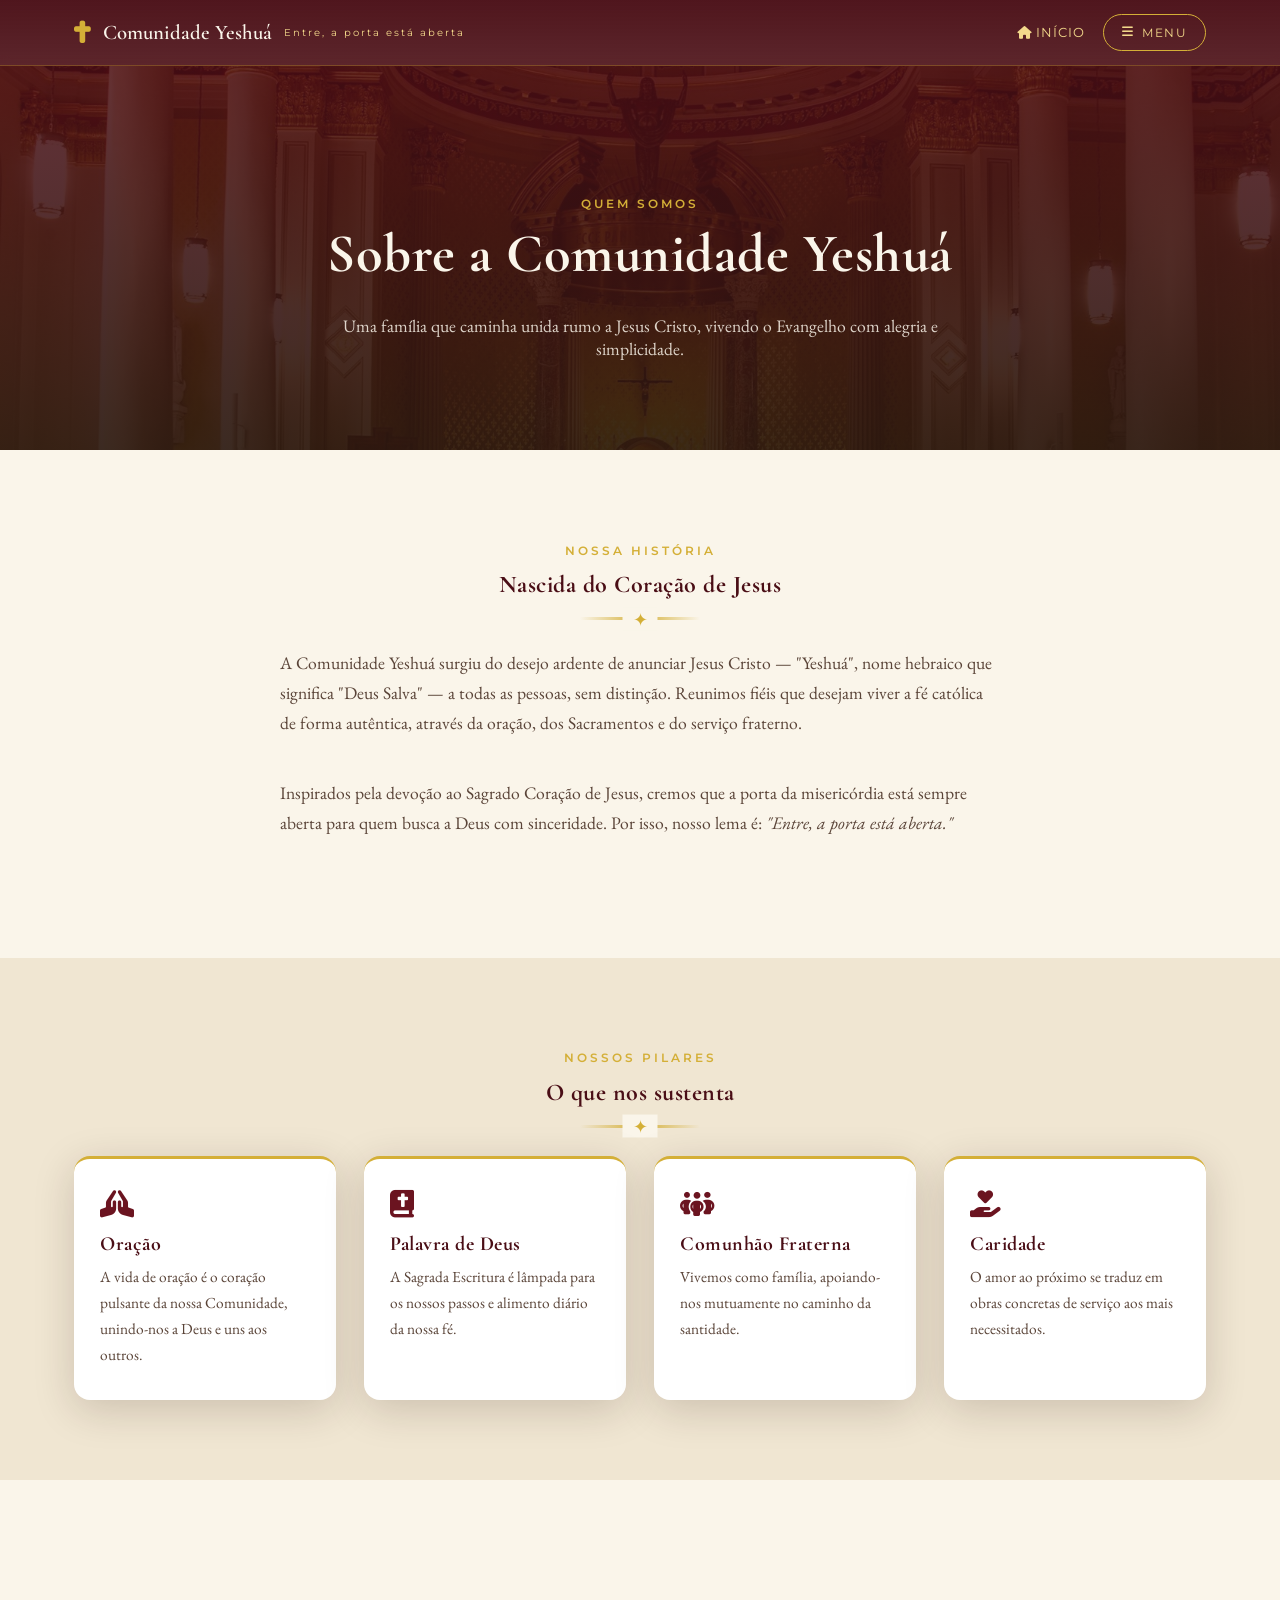
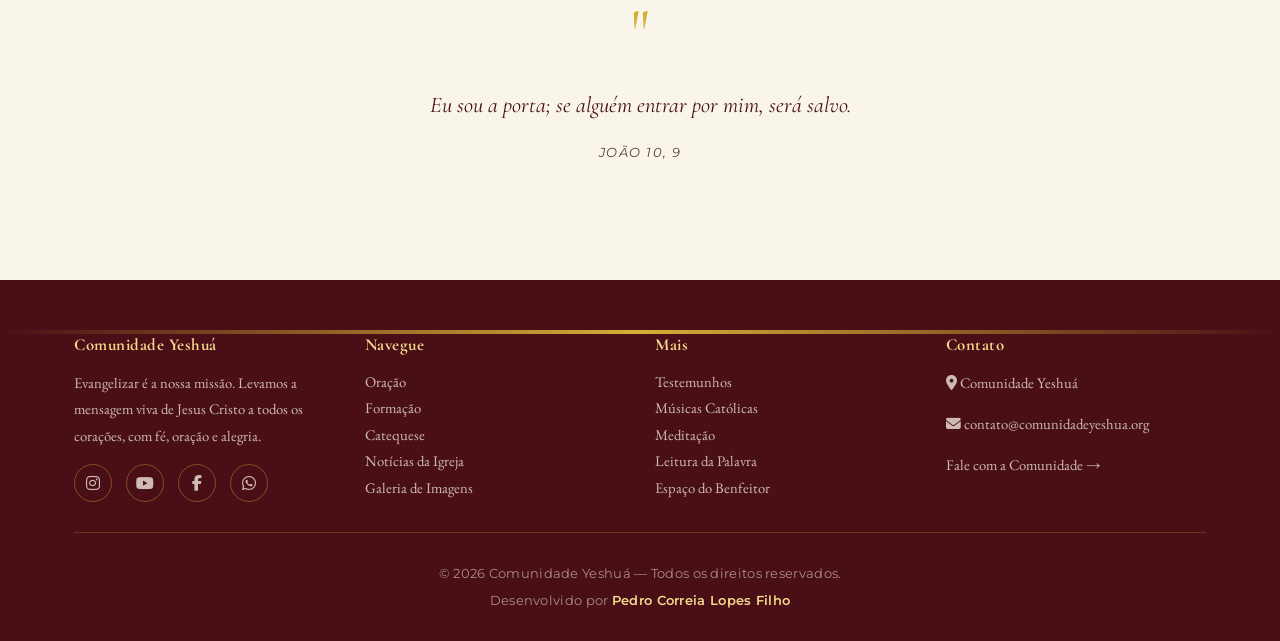
<file: sobre.html>
<!DOCTYPE html>
<html lang="pt-BR">
<head>
<meta charset="UTF-8">
<meta name="viewport" content="width=device-width, initial-scale=1.0">
<title>Sobre Nós — Comunidade Yeshuá</title>
<meta name="description" content="Conheça a história, missão e valores da Comunidade Yeshuá.">
<link rel="preconnect" href="https://fonts.googleapis.com">
<link href="https://fonts.googleapis.com/css2?family=Cormorant+Garamond:ital,wght@0,400;0,500;0,600;1,500&family=EB+Garamond:ital,wght@0,400;0,500;1,400&family=Montserrat:wght@400;500;600;700&display=swap" rel="stylesheet">
<link rel="stylesheet" href="https://cdn.jsdelivr.net/npm/@fortawesome/fontawesome-free@6.4.0/css/all.min.css">
<link rel="stylesheet" href="css/style.css">
</head>
<body>

<header class="site-header">
  <div class="container">
    <a href="index.html" class="brand"><i class="fa-solid fa-cross brand-cross"></i> Comunidade Yeshuá<small>Entre, a porta está aberta</small></a>
    <div class="header-actions">
      <a href="index.html" class="home-link"><i class="fa-solid fa-house"></i> Início</a>
      <button class="menu-toggle" data-menu-open><i class="fa-solid fa-bars"></i> Menu</button>
    </div>
  </div>
</header>

<div class="nav-overlay" id="nav-overlay">
  <button class="nav-close" id="nav-close" aria-label="Fechar menu"><i class="fa-solid fa-xmark"></i></button>
  <div class="nav-overlay-inner">
    <p class="nav-title">Comunidade Yeshuá</p>
    <h2 class="nav-title-main">Para onde o Senhor te chama hoje?</h2>
    <nav class="nav-grid" aria-label="Menu principal">
      <a class="nav-card" href="oracao.html"><i class="fa-solid fa-hands-praying"></i><span>Oração</span><small>Peça, agradeça, intercede</small></a>
      <a class="nav-card" href="leitura-da-palavra.html"><i class="fa-solid fa-book-bible"></i><span>Leitura da Palavra</span><small>A Bíblia e a Liturgia diária</small></a>
      <a class="nav-card" href="meditacao.html"><i class="fa-solid fa-dove"></i><span>Meditação</span><small>Silêncio e presença de Deus</small></a>
      <a class="nav-card" href="formacao.html"><i class="fa-solid fa-graduation-cap"></i><span>Formação</span><small>Cursos e estudos da fé</small></a>
      <a class="nav-card" href="catequese.html"><i class="fa-solid fa-cross"></i><span>Catequese</span><small>Crianças, jovens e adultos</small></a>
      <a class="nav-card" href="musicas.html"><i class="fa-solid fa-music"></i><span>Músicas Católicas</span><small>Louvor e adoração</small></a>
      <a class="nav-card" href="noticias.html"><i class="fa-solid fa-newspaper"></i><span>Notícias da Igreja</span><small>Igreja Católica e o Papa</small></a>
      <a class="nav-card" href="galeria.html"><i class="fa-solid fa-images"></i><span>Galeria de Imagens</span><small>Momentos da Comunidade</small></a>
      <a class="nav-card" href="testemunhos.html"><i class="fa-solid fa-heart"></i><span>Testemunhos</span><small>Histórias de graça e fé</small></a>
      <a class="nav-card" href="benfeitor.html"><i class="fa-solid fa-hand-holding-heart"></i><span>Espaço do Benfeitor</span><small>Ajude esta missão</small></a>
      <a class="nav-card" href="sobre.html"><i class="fa-solid fa-church"></i><span>Sobre Nós</span><small>Quem somos e nossa missão</small></a>
      <a class="nav-card" href="contato.html"><i class="fa-solid fa-envelope-open-text"></i><span>Contato</span><small>Fale com a Comunidade</small></a>
    </nav>
  </div>
</div>

<section class="page-hero" style="background-image:url('images/altar-natchez.jpg');">
  <div class="container page-hero-content">
    <span class="eyebrow">Quem Somos</span>
    <h1>Sobre a Comunidade Yeshuá</h1>
    <p>Uma família que caminha unida rumo a Jesus Cristo, vivendo o Evangelho com alegria e simplicidade.</p>
  </div>
</section>

<section>
  <div class="container" style="max-width:820px;">
    <p class="eyebrow text-center" style="display:block;">Nossa História</p>
    <h2 class="section-title text-center">Nascida do Coração de Jesus</h2>
    <div class="divider"></div>
    <p class="section-lead" style="text-align:left;">A Comunidade Yeshuá surgiu do desejo ardente de anunciar Jesus Cristo — "Yeshuá", nome hebraico que significa "Deus Salva" — a todas as pessoas, sem distinção. Reunimos fiéis que desejam viver a fé católica de forma autêntica, através da oração, dos Sacramentos e do serviço fraterno.</p>
    <p class="section-lead" style="text-align:left;">Inspirados pela devoção ao Sagrado Coração de Jesus, cremos que a porta da misericórdia está sempre aberta para quem busca a Deus com sinceridade. Por isso, nosso lema é: <em>"Entre, a porta está aberta."</em></p>
  </div>
</section>

<section class="alt-bg">
  <div class="container">
    <p class="eyebrow text-center" style="display:block;">Nossos Pilares</p>
    <h2 class="section-title text-center">O que nos sustenta</h2>
    <div class="divider"></div>

    <div class="card-grid">
      <div class="info-card reveal">
        <i class="fa-solid fa-hands-praying"></i>
        <h3>Oração</h3>
        <p>A vida de oração é o coração pulsante da nossa Comunidade, unindo-nos a Deus e uns aos outros.</p>
      </div>
      <div class="info-card reveal">
        <i class="fa-solid fa-book-bible"></i>
        <h3>Palavra de Deus</h3>
        <p>A Sagrada Escritura é lâmpada para os nossos passos e alimento diário da nossa fé.</p>
      </div>
      <div class="info-card reveal">
        <i class="fa-solid fa-people-group"></i>
        <h3>Comunhão Fraterna</h3>
        <p>Vivemos como família, apoiando-nos mutuamente no caminho da santidade.</p>
      </div>
      <div class="info-card reveal">
        <i class="fa-solid fa-hand-holding-heart"></i>
        <h3>Caridade</h3>
        <p>O amor ao próximo se traduz em obras concretas de serviço aos mais necessitados.</p>
      </div>
    </div>
  </div>
</section>

<section>
  <div class="container">
    <div class="quote-block reveal">
      <span class="quote-mark">"</span>
      <p>Eu sou a porta; se alguém entrar por mim, será salvo.</p>
      <cite>João 10, 9</cite>
    </div>
  </div>
</section>

<footer class="site-footer">
  <div class="container">
    <div class="footer-grid">
      <div>
        <h4>Comunidade Yeshuá</h4>
        <p>Evangelizar é a nossa missão. Levamos a mensagem viva de Jesus Cristo a todos os corações, com fé, oração e alegria.</p>
        <div class="footer-social">
          <a href="#" aria-label="Instagram"><i class="fa-brands fa-instagram"></i></a>
          <a href="#" aria-label="YouTube"><i class="fa-brands fa-youtube"></i></a>
          <a href="#" aria-label="Facebook"><i class="fa-brands fa-facebook-f"></i></a>
          <a href="#" aria-label="WhatsApp"><i class="fa-brands fa-whatsapp"></i></a>
        </div>
      </div>
      <div>
        <h4>Navegue</h4>
        <a href="oracao.html">Oração</a>
        <a href="formacao.html">Formação</a>
        <a href="catequese.html">Catequese</a>
        <a href="noticias.html">Notícias da Igreja</a>
        <a href="galeria.html">Galeria de Imagens</a>
      </div>
      <div>
        <h4>Mais</h4>
        <a href="testemunhos.html">Testemunhos</a>
        <a href="musicas.html">Músicas Católicas</a>
        <a href="meditacao.html">Meditação</a>
        <a href="leitura-da-palavra.html">Leitura da Palavra</a>
        <a href="benfeitor.html">Espaço do Benfeitor</a>
      </div>
      <div>
        <h4>Contato</h4>
        <p><i class="fa-solid fa-location-dot"></i> Comunidade Yeshuá</p>
        <p><i class="fa-solid fa-envelope"></i> contato@comunidadeyeshua.org</p>
        <a href="contato.html">Fale com a Comunidade →</a>
      </div>
    </div>
    <div class="footer-bottom">
      <p>&copy; <span id="current-year"></span> Comunidade Yeshuá — Todos os direitos reservados.</p>
      <p>Desenvolvido por <strong>Pedro Correia Lopes Filho</strong></p>
    </div>
  </div>
</footer>

<script src="js/main.js"></script>
</body>
</html>
</file>
<file: css/style.css>
/* =========================================================
   Comunidade Yeshuá — Folha de estilos principal
   ========================================================= */

:root{
  --color-wine: #6b1420;
  --color-wine-dark: #4a0e16;
  --color-gold: #d4af37;
  --color-gold-light: #f3d98b;
  --color-cream: #faf5ea;
  --color-cream-dark: #f0e6d2;
  --color-ink: #2b1810;
  --color-ink-soft: #5a4438;
  --shadow-soft: 0 10px 40px rgba(43, 24, 16, 0.18);
  --shadow-strong: 0 20px 60px rgba(43, 24, 16, 0.35);
  --font-display: 'Cormorant Garamond', 'Playfair Display', serif;
  --font-body: 'EB Garamond', Georgia, serif;
  --font-ui: 'Montserrat', sans-serif;
}

*{ box-sizing: border-box; }
html{ scroll-behavior: smooth; }

body{
  margin:0;
  font-family: var(--font-body);
  color: var(--color-ink);
  background: var(--color-cream);
  overflow-x: hidden;
}

h1,h2,h3,h4{
  font-family: var(--font-display);
  color: var(--color-wine-dark);
  margin: 0 0 .5em;
  letter-spacing: .5px;
}

a{ color: inherit; text-decoration: none; }
img{ max-width: 100%; display:block; }

.container{
  max-width: 1180px;
  margin: 0 auto;
  padding: 0 24px;
}

/* ---------- decorative gold divider ---------- */
.divider{
  width: 120px;
  height: 3px;
  margin: 18px auto 28px;
  background: linear-gradient(90deg, transparent, var(--color-gold), transparent);
  position: relative;
}
.divider::before{
  content: '✦';
  position: absolute;
  left: 50%;
  top: 50%;
  transform: translate(-50%,-50%);
  color: var(--color-gold);
  background: var(--color-cream);
  padding: 0 10px;
  font-size: 1.1rem;
}

.eyebrow{
  font-family: var(--font-ui);
  letter-spacing: 3px;
  text-transform: uppercase;
  font-size: .78rem;
  color: var(--color-gold);
  font-weight: 600;
}

.section-title{
  text-align:center;
  margin-bottom: 8px;
}

.section-lead{
  text-align:center;
  max-width: 720px;
  margin: 0 auto 40px;
  color: var(--color-ink-soft);
  font-size: 1.1rem;
  line-height:1.7;
}

/* ---------- top navigation bar (inner pages) ---------- */
.site-header{
  position: sticky;
  top:0;
  z-index: 500;
  background: linear-gradient(180deg, rgba(74,14,22,.97), rgba(74,14,22,.9));
  backdrop-filter: blur(6px);
  border-bottom: 1px solid rgba(212,175,55,.35);
}
.site-header .container{
  display:flex;
  align-items:center;
  justify-content: space-between;
  padding: 14px 24px;
}
.brand{
  display:flex;
  align-items:center;
  gap:12px;
  color: var(--color-cream);
  font-family: var(--font-display);
  font-size: 1.3rem;
  font-weight:600;
}
.brand .brand-cross{ color: var(--color-gold); font-size:1.4rem; }
.brand small{
  display:block;
  font-family: var(--font-ui);
  font-size: .6rem;
  letter-spacing: 2px;
  color: var(--color-gold-light);
  font-weight:400;
}

.header-actions{ display:flex; align-items:center; gap:18px; }
.menu-toggle{
  background: none;
  border: 1px solid var(--color-gold);
  color: var(--color-gold-light);
  font-family: var(--font-ui);
  font-size: .78rem;
  letter-spacing: 1.5px;
  text-transform: uppercase;
  padding: 10px 18px;
  border-radius: 30px;
  cursor:pointer;
  transition: all .3s ease;
  display:flex;
  align-items:center;
  gap:8px;
}
.menu-toggle:hover{ background: var(--color-gold); color: var(--color-wine-dark); }

.home-link{
  color: var(--color-gold-light);
  font-family: var(--font-ui);
  font-size:.8rem;
  letter-spacing:1px;
  text-transform:uppercase;
  border-bottom: 1px solid transparent;
}
.home-link:hover{ border-bottom-color: var(--color-gold); }

/* ---------- overlay menu (shared) ---------- */
.nav-overlay{
  position: fixed;
  inset:0;
  z-index: 900;
  background: radial-gradient(circle at 50% 20%, rgba(107,20,32,.98), rgba(35,8,12,.99));
  display:flex;
  align-items:center;
  justify-content:center;
  opacity:0;
  visibility:hidden;
  transition: opacity .5s ease, visibility .5s ease;
}
.nav-overlay.open{ opacity:1; visibility:visible; }

.nav-overlay-inner{
  width:100%;
  max-height: 92vh;
  overflow-y:auto;
  padding: 60px 20px;
  text-align:center;
}

.nav-close{
  position: fixed;
  top: 26px;
  right: 32px;
  width: 46px;
  height:46px;
  border-radius:50%;
  border: 1px solid var(--color-gold);
  background: rgba(0,0,0,.15);
  color: var(--color-gold-light);
  font-size: 1.4rem;
  cursor:pointer;
  z-index: 950;
  transition: transform .3s ease, background .3s ease;
}
.nav-close:hover{ transform: rotate(90deg); background: var(--color-gold); color:var(--color-wine-dark); }

.nav-title{
  color: var(--color-gold-light);
  font-family: var(--font-ui);
  letter-spacing: 4px;
  text-transform: uppercase;
  font-size: .8rem;
  margin-bottom: 6px;
}
.nav-title-main{
  font-family: var(--font-display);
  color: var(--color-cream);
  font-size: clamp(1.8rem, 4vw, 2.6rem);
  margin-bottom: 40px;
}

.nav-grid{
  display:grid;
  grid-template-columns: repeat(auto-fit, minmax(230px,1fr));
  gap: 22px;
  max-width: 1080px;
  margin: 0 auto;
}

.nav-card{
  background: rgba(255,255,255,.04);
  border: 1px solid rgba(212,175,55,.3);
  border-radius: 14px;
  padding: 26px 20px;
  display:flex;
  flex-direction:column;
  align-items:center;
  gap: 12px;
  transition: all .35s ease;
  position:relative;
  overflow:hidden;
}
.nav-card::before{
  content:'';
  position:absolute;
  inset:0;
  background: linear-gradient(135deg, rgba(212,175,55,.15), transparent);
  opacity:0;
  transition: opacity .35s ease;
}
.nav-card:hover{
  transform: translateY(-6px);
  border-color: var(--color-gold);
  box-shadow: 0 12px 30px rgba(0,0,0,.35);
}
.nav-card:hover::before{ opacity:1; }
.nav-card i{
  font-size: 1.9rem;
  color: var(--color-gold);
  position:relative; z-index:1;
}
.nav-card span{
  font-family: var(--font-display);
  color: var(--color-cream);
  font-size: 1.15rem;
  position:relative; z-index:1;
}
.nav-card small{
  font-family: var(--font-ui);
  color: rgba(250,245,234,.6);
  font-size: .72rem;
  letter-spacing:.5px;
  position:relative; z-index:1;
}

/* ---------- footer (shared across all pages) ---------- */
.site-footer{
  background: var(--color-wine-dark);
  color: var(--color-cream);
  padding: 50px 0 20px;
  position: relative;
}
.site-footer::before{
  content:'';
  display:block;
  height: 4px;
  background: linear-gradient(90deg, transparent, var(--color-gold), transparent);
  margin-bottom: 0;
}
.footer-grid{
  display:grid;
  grid-template-columns: repeat(auto-fit,minmax(220px,1fr));
  gap: 30px;
  padding-bottom: 30px;
  border-bottom: 1px solid rgba(212,175,55,.25);
}
.footer-grid h4{
  color: var(--color-gold-light);
  font-size: 1.05rem;
  margin-bottom: 14px;
}
.footer-grid p, .footer-grid a{
  color: rgba(250,245,234,.75);
  font-size: .92rem;
  line-height: 1.8;
  display:block;
}
.footer-grid a:hover{ color: var(--color-gold-light); }
.footer-social{ display:flex; gap:14px; margin-top:10px; }
.footer-social a{
  width:38px; height:38px;
  border:1px solid rgba(212,175,55,.4);
  border-radius:50%;
  display:flex; align-items:center; justify-content:center;
  font-size: 1rem;
}
.footer-social a:hover{ background: var(--color-gold); color:var(--color-wine-dark); border-color: var(--color-gold); }

.footer-bottom{
  text-align:center;
  padding-top: 20px;
  font-family: var(--font-ui);
  font-size: .8rem;
  color: rgba(250,245,234,.55);
  letter-spacing:.3px;
}
.footer-bottom strong{ color: var(--color-gold-light); font-weight:600; }

/* ---------- generic page hero (inner pages) ---------- */
.page-hero{
  position: relative;
  padding: 130px 0 90px;
  text-align:center;
  color: var(--color-cream);
  background-size: cover;
  background-position: center;
  overflow:hidden;
}
.page-hero::after{
  content:'';
  position:absolute; inset:0;
  background: linear-gradient(180deg, rgba(74,14,22,.85), rgba(43,24,16,.92));
}
.page-hero-content{ position:relative; z-index:2; }
.page-hero .eyebrow{ display:block; margin-bottom: 10px;}
.page-hero h1{
  color: var(--color-cream);
  font-size: clamp(2.2rem, 5vw, 3.4rem);
}
.page-hero p{
  max-width: 640px;
  margin: 14px auto 0;
  color: rgba(250,245,234,.85);
  font-size: 1.1rem;
}

section{ padding: 80px 0; }
.alt-bg{ background: var(--color-cream-dark); }

/* ---------- buttons ---------- */
.btn{
  display:inline-flex;
  align-items:center;
  gap: 10px;
  padding: 14px 32px;
  border-radius: 40px;
  font-family: var(--font-ui);
  font-size: .82rem;
  letter-spacing: 1.5px;
  text-transform: uppercase;
  cursor:pointer;
  border: none;
  transition: all .3s ease;
}
.btn-primary{
  background: linear-gradient(135deg, var(--color-gold), #b98d24);
  color: var(--color-wine-dark);
  box-shadow: 0 10px 25px rgba(212,175,55,.35);
}
.btn-primary:hover{ transform: translateY(-3px); box-shadow: 0 14px 30px rgba(212,175,55,.5); }
.btn-outline{
  background: transparent;
  border: 1px solid var(--color-wine);
  color: var(--color-wine);
}
.btn-outline:hover{ background: var(--color-wine); color: var(--color-cream); }

/* ---------- cards ---------- */
.card-grid{
  display:grid;
  grid-template-columns: repeat(auto-fit, minmax(260px,1fr));
  gap: 28px;
}
.info-card{
  background: #fff;
  border-radius: 16px;
  padding: 32px 26px;
  box-shadow: var(--shadow-soft);
  border-top: 3px solid var(--color-gold);
  transition: transform .3s ease, box-shadow .3s ease;
}
.info-card:hover{ transform: translateY(-6px); box-shadow: var(--shadow-strong); }
.info-card i{ color: var(--color-wine); font-size: 1.7rem; margin-bottom: 14px; display:block; }
.info-card h3{ font-size: 1.25rem; margin-bottom: 8px; }
.info-card p{ color: var(--color-ink-soft); line-height:1.7; font-size: .96rem; margin:0; }

/* ---------- reveal-on-scroll ---------- */
.reveal{ opacity:0; transform: translateY(30px); transition: opacity .8s ease, transform .8s ease; }
.reveal.visible{ opacity:1; transform: translateY(0); }

/* ---------- scripture / quote block ---------- */
.quote-block{
  max-width: 780px;
  margin: 0 auto;
  text-align:center;
  padding: 40px;
  position:relative;
}
.quote-block .quote-mark{
  font-family: var(--font-display);
  font-size: 4rem;
  color: var(--color-gold);
  line-height:1;
  display:block;
}
.quote-block p{
  font-size: 1.4rem;
  font-family: var(--font-display);
  color: var(--color-wine-dark);
  line-height: 1.6;
  font-style: italic;
}
.quote-block cite{
  display:block;
  margin-top: 14px;
  font-family: var(--font-ui);
  font-size: .8rem;
  letter-spacing: 1.5px;
  color: var(--color-ink-soft);
  text-transform: uppercase;
}

/* ---------- image with frame ---------- */
.framed-img{
  border: 6px solid #fff;
  outline: 1px solid var(--color-gold);
  outline-offset: 6px;
  border-radius: 6px;
  box-shadow: var(--shadow-soft);
}

/* ---------- utility ---------- */
.text-center{ text-align:center; }
.mt-40{ margin-top:40px; }

::selection{ background: var(--color-gold); color: var(--color-wine-dark); }

/* scrollbar */
::-webkit-scrollbar{ width: 10px; }
::-webkit-scrollbar-track{ background: var(--color-cream-dark); }
::-webkit-scrollbar-thumb{ background: var(--color-gold); border-radius: 10px; }

/* ---------- responsive ---------- */
@media (max-width: 640px){
  .site-header .container{ padding: 12px 16px; }
  .brand{ font-size: 1.05rem; }
  .page-hero{ padding: 110px 0 60px; }
  section{ padding: 60px 0; }
}
</file>
<file: css/home.css>
/* =========================================================
   Comunidade Yeshuá — Página Inicial
   ========================================================= */

html, body{ height:100%; }

.hero-home{
  position: relative;
  min-height: 100vh;
  display:flex;
  align-items:center;
  justify-content:center;
  overflow:hidden;
  background: #100405;
}

/* background image + overlays */
.hero-bg{
  position:absolute;
  inset:0;
  background-image: url('../images/hero-sacred-heart.jpg');
  background-size: cover;
  background-position: center 20%;
  filter: saturate(1.05);
  transform: scale(1.02);
  animation: bgBreathe 18s ease-in-out infinite;
}
@keyframes bgBreathe{
  0%,100%{ transform: scale(1.02); }
  50%{ transform: scale(1.08); }
}
.hero-overlay{
  position:absolute; inset:0;
  background:
    radial-gradient(circle at 50% 38%, rgba(107,20,32,.25), rgba(16,4,5,.75) 55%, rgba(10,3,4,.95) 100%);
}
.hero-vignette{
  position:absolute; inset:0;
  box-shadow: inset 0 0 200px 80px rgba(0,0,0,.75);
  pointer-events:none;
}

/* floating gold particles */
.particles{ position:absolute; inset:0; overflow:hidden; pointer-events:none; }
.particle{
  position:absolute;
  bottom:-10px;
  width: 5px; height:5px;
  border-radius:50%;
  background: var(--color-gold-light, #f3d98b);
  opacity:.55;
  animation: floatUp linear infinite;
  box-shadow: 0 0 8px 2px rgba(243,217,139,.6);
}
@keyframes floatUp{
  0%{ transform: translateY(0) translateX(0); opacity:0; }
  10%{ opacity:.6; }
  100%{ transform: translateY(-110vh) translateX(20px); opacity:0; }
}

.hero-content{
  position: relative;
  z-index: 5;
  text-align:center;
  color: #faf5ea;
  padding: 40px 24px;
  max-width: 720px;
}

.hero-crown{
  font-family: 'Montserrat', sans-serif;
  letter-spacing: 4px;
  text-transform: uppercase;
  font-size: .78rem;
  color: #d4af37;
  margin-bottom: 18px;
  opacity:0;
  animation: fadeInUp 1.2s ease .3s forwards;
}

.hero-brand{
  font-family: 'Cormorant Garamond', serif;
  font-size: clamp(2.4rem, 7vw, 4.2rem);
  line-height:1.05;
  margin: 0 0 6px;
  color:#fff;
  text-shadow: 0 4px 30px rgba(0,0,0,.6);
  opacity:0;
  animation: fadeInUp 1.2s ease .5s forwards;
}
.hero-brand span{ color:#d4af37; display:block; font-size: .5em; letter-spacing:6px; font-family:'Montserrat',sans-serif; margin-top:8px; }

/* heart button */
.heart-wrapper{
  position: relative;
  width: 230px;
  height: 230px;
  margin: 38px auto 30px;
  cursor: pointer;
  opacity:0;
  animation: fadeInUp 1.2s ease .7s forwards;
}
.heart-glow{
  position:absolute;
  inset:-40px;
  border-radius:50%;
  background: radial-gradient(circle, rgba(212,175,55,.55), transparent 65%);
  animation: pulseGlow 2.6s ease-in-out infinite;
}
@keyframes pulseGlow{
  0%,100%{ transform: scale(.9); opacity:.6; }
  50%{ transform: scale(1.15); opacity:1; }
}
.heart-ring{
  position:absolute;
  inset:0;
  border-radius:50%;
  border: 1px solid rgba(212,175,55,.5);
  animation: ringExpand 2.6s ease-out infinite;
}
@keyframes ringExpand{
  0%{ transform: scale(.85); opacity:.9; }
  100%{ transform: scale(1.35); opacity:0; }
}
.heart-img{
  position:relative;
  width:100%; height:100%;
  border-radius:50%;
  overflow:hidden;
  background-image: url('../images/sacred-heart-alt.jpg');
  background-size: cover;
  background-position: center 18%;
  border: 3px solid var(--color-gold, #d4af37);
  box-shadow: 0 0 50px rgba(212,175,55,.55), 0 20px 60px rgba(0,0,0,.6);
  animation: heartBeat 2.2s ease-in-out infinite;
  transition: transform .3s ease;
}
@keyframes heartBeat{
  0%, 100%{ transform: scale(1); }
  15%{ transform: scale(1.05); }
  30%{ transform: scale(1); }
  45%{ transform: scale(1.07); }
  60%{ transform: scale(1); }
}
.heart-wrapper:hover .heart-img{ transform: scale(1.1); }

.heart-hint{
  position:absolute;
  bottom: -46px;
  left:50%;
  transform: translateX(-50%);
  font-family:'Montserrat',sans-serif;
  font-size: .68rem;
  letter-spacing: 2px;
  text-transform:uppercase;
  color: rgba(250,245,234,.75);
  white-space:nowrap;
}
.heart-hint i{ display:block; text-align:center; margin-top:6px; animation: bounce 1.6s infinite; color:#d4af37; }
@keyframes bounce{ 0%,100%{transform:translateY(0);} 50%{transform:translateY(6px);} }

.hero-message{
  font-family: 'Cormorant Garamond', serif;
  font-size: clamp(1.5rem, 3vw, 2.1rem);
  font-style: italic;
  color: #f3d98b;
  margin-top: 60px;
  opacity:0;
  animation: fadeInUp 1.2s ease .9s forwards;
  text-shadow: 0 2px 20px rgba(0,0,0,.5);
}
.hero-verse{
  font-family:'Montserrat',sans-serif;
  font-size: .78rem;
  letter-spacing: 2px;
  color: rgba(250,245,234,.6);
  margin-top: 10px;
  opacity:0;
  animation: fadeInUp 1.2s ease 1.1s forwards;
}

@keyframes fadeInUp{
  from{ opacity:0; transform: translateY(24px); }
  to{ opacity:1; transform: translateY(0); }
}

.scroll-cue{
  position:absolute;
  bottom: 28px;
  left:50%;
  transform: translateX(-50%);
  z-index: 5;
  color: rgba(250,245,234,.65);
  font-size: 1.3rem;
  animation: bounce 1.8s infinite;
}

/* ---------- Below-fold sections on homepage ---------- */
.welcome-section{
  background: var(--color-cream);
  padding: 100px 0;
  text-align:center;
}
.welcome-section .divider{ margin-top: 6px; }
.welcome-section p.lead{
  max-width: 700px;
  margin: 0 auto 20px;
  font-size: 1.15rem;
  line-height: 1.9;
  color: var(--color-ink-soft);
}

.teaser-grid{
  display:grid;
  grid-template-columns: repeat(auto-fit, minmax(240px,1fr));
  gap: 24px;
  margin-top: 50px;
}
.teaser-card{
  background:#fff;
  border-radius: 16px;
  overflow:hidden;
  box-shadow: var(--shadow-soft);
  text-align:left;
  transition: transform .35s ease, box-shadow .35s ease;
  cursor:pointer;
}
.teaser-card:hover{ transform: translateY(-8px); box-shadow: var(--shadow-strong); }
.teaser-card .teaser-img{
  height: 180px;
  background-size: cover;
  background-position: center;
  position:relative;
}
.teaser-card .teaser-img::after{
  content:'';
  position:absolute; inset:0;
  background: linear-gradient(180deg, transparent 40%, rgba(43,24,16,.55));
}
.teaser-card .teaser-body{ padding: 20px 22px 26px; }
.teaser-card h3{ font-size: 1.2rem; margin-bottom:8px; }
.teaser-card p{ color: var(--color-ink-soft); font-size:.92rem; line-height:1.6; margin:0; }
.teaser-card .teaser-icon{
  position:absolute;
  bottom: -20px; left: 20px;
  width: 44px; height:44px;
  border-radius:50%;
  background: var(--color-gold);
  display:flex; align-items:center; justify-content:center;
  color: var(--color-wine-dark);
  box-shadow: 0 6px 16px rgba(0,0,0,.3);
  font-size: 1.05rem;
}
.teaser-card .teaser-body{ padding-top: 30px; }

.cta-band{
  background: linear-gradient(120deg, var(--color-wine-dark), var(--color-wine));
  color: #faf5ea;
  text-align:center;
  padding: 90px 0;
  position:relative;
  overflow:hidden;
}
.cta-band::before{
  content:'';
  position:absolute; inset:0;
  background-image: url('../images/stained-glass-texture.jpg');
  background-size: cover;
  opacity:.12;
  mix-blend-mode: screen;
}
.cta-band h2{ color:#fff; }
.cta-band p{ max-width:600px; margin:0 auto 30px; color: rgba(250,245,234,.85); font-size:1.05rem; }

@media (max-width: 640px){
  .heart-wrapper{ width: 175px; height:175px; margin-top: 20px; }
  .hero-message{ margin-top: 44px; font-size: 1.3rem; }
}
</file>
